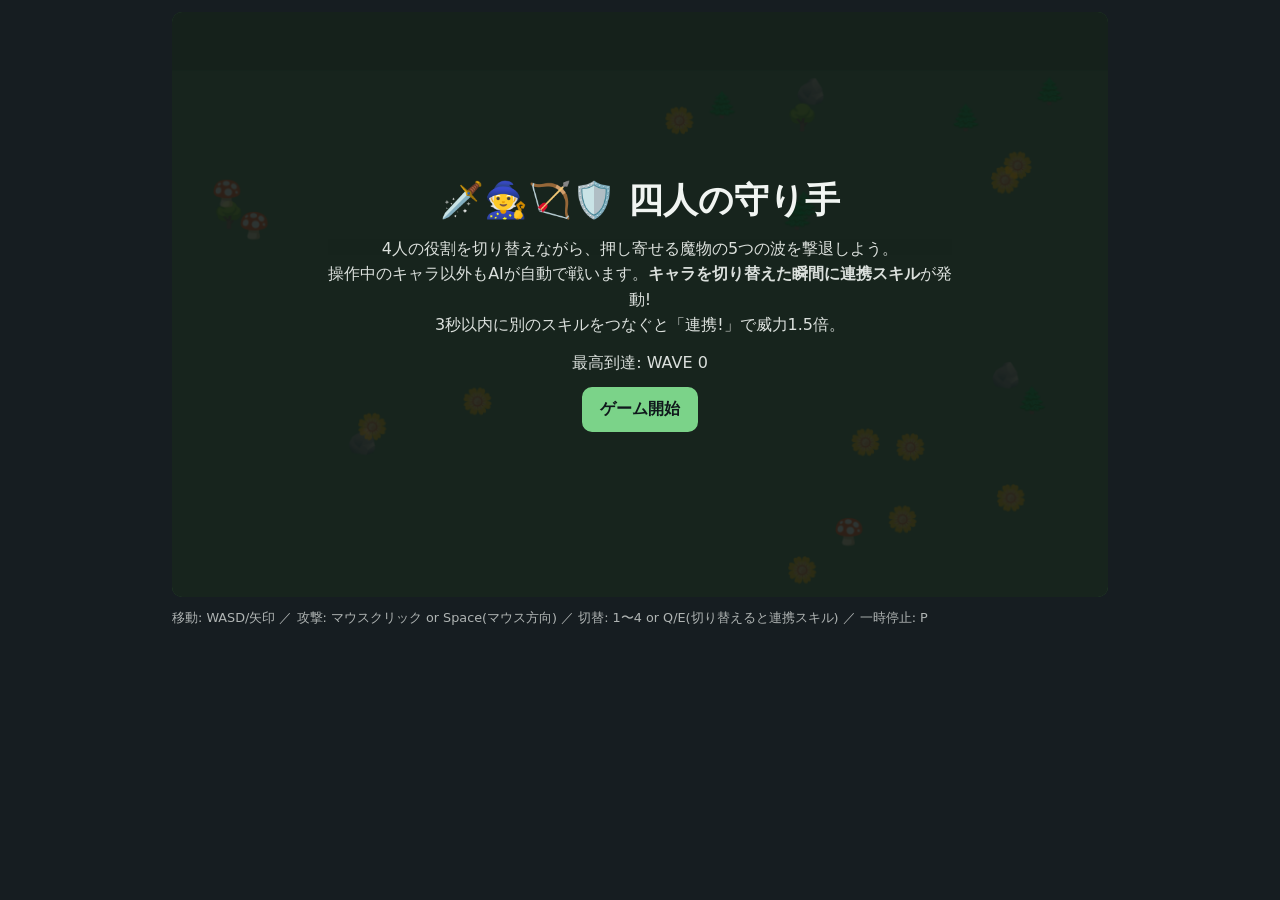
<file: index.html>
<!doctype html>
<html lang="ja">
<head>
  <meta charset="utf-8">
  <meta name="viewport" content="width=device-width, initial-scale=1">
  <title>四人の守り手</title>
  <link rel="stylesheet" href="style.css">
</head>
<body>
  <main>
    <div id="stage">
      <canvas id="cv" width="960" height="600"></canvas>
      <div id="overlay"></div>
    </div>
    <p id="help">移動: WASD/矢印 ／ 攻撃: マウスクリック or Space(マウス方向) ／ 切替: 1〜4 or Q/E(切り替えると連携スキル) ／ 一時停止: P</p>
  </main>
  <script src="game.js"></script>
</body>
</html>
</file>
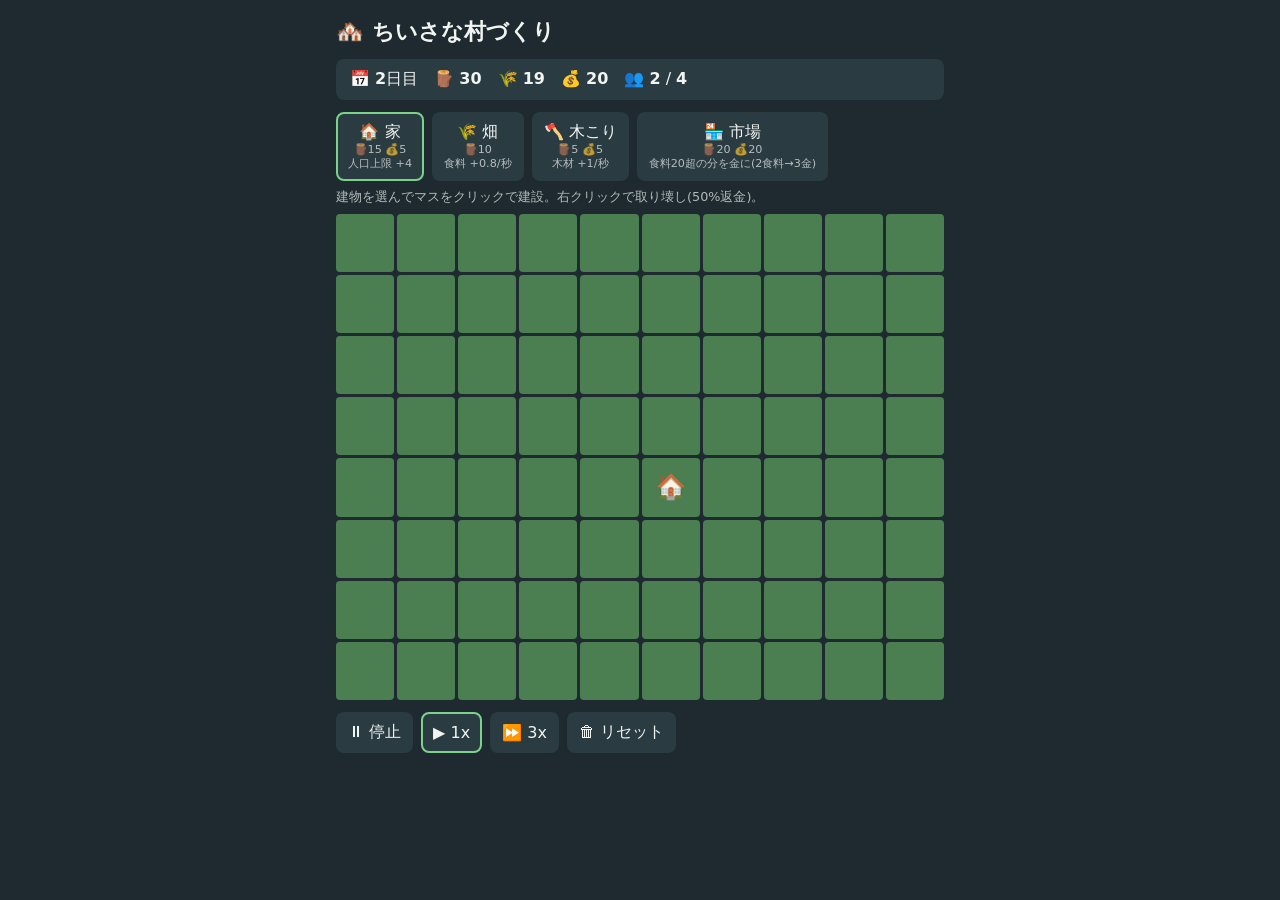
<file: village-sim/index.html>
<!doctype html>
<html lang="ja">
<head>
  <meta charset="utf-8">
  <meta name="viewport" content="width=device-width, initial-scale=1">
  <title>ちいさな村づくり</title>
  <link rel="stylesheet" href="style.css">
</head>
<body>
  <main>
    <h1>🏘️ ちいさな村づくり</h1>
    <section id="stats">
      <span title="日数">📅 <b id="day">1</b>日目</span>
      <span title="木材">🪵 <b id="wood">0</b></span>
      <span title="食料">🌾 <b id="food">0</b></span>
      <span title="お金">💰 <b id="gold">0</b></span>
      <span title="人口 / 上限">👥 <b id="pop">0</b> / <b id="cap">0</b></span>
    </section>

    <section id="toolbar"></section>
    <p id="hint">建物を選んでマスをクリックで建設。右クリックで取り壊し(50%返金)。</p>

    <div id="grid"></div>

    <section id="controls">
      <button data-speed="0">⏸ 停止</button>
      <button data-speed="1" class="active">▶ 1x</button>
      <button data-speed="3">⏩ 3x</button>
      <button id="reset">🗑 リセット</button>
    </section>
    <p id="message"></p>
  </main>
  <script src="game.js"></script>
</body>
</html>
</file>
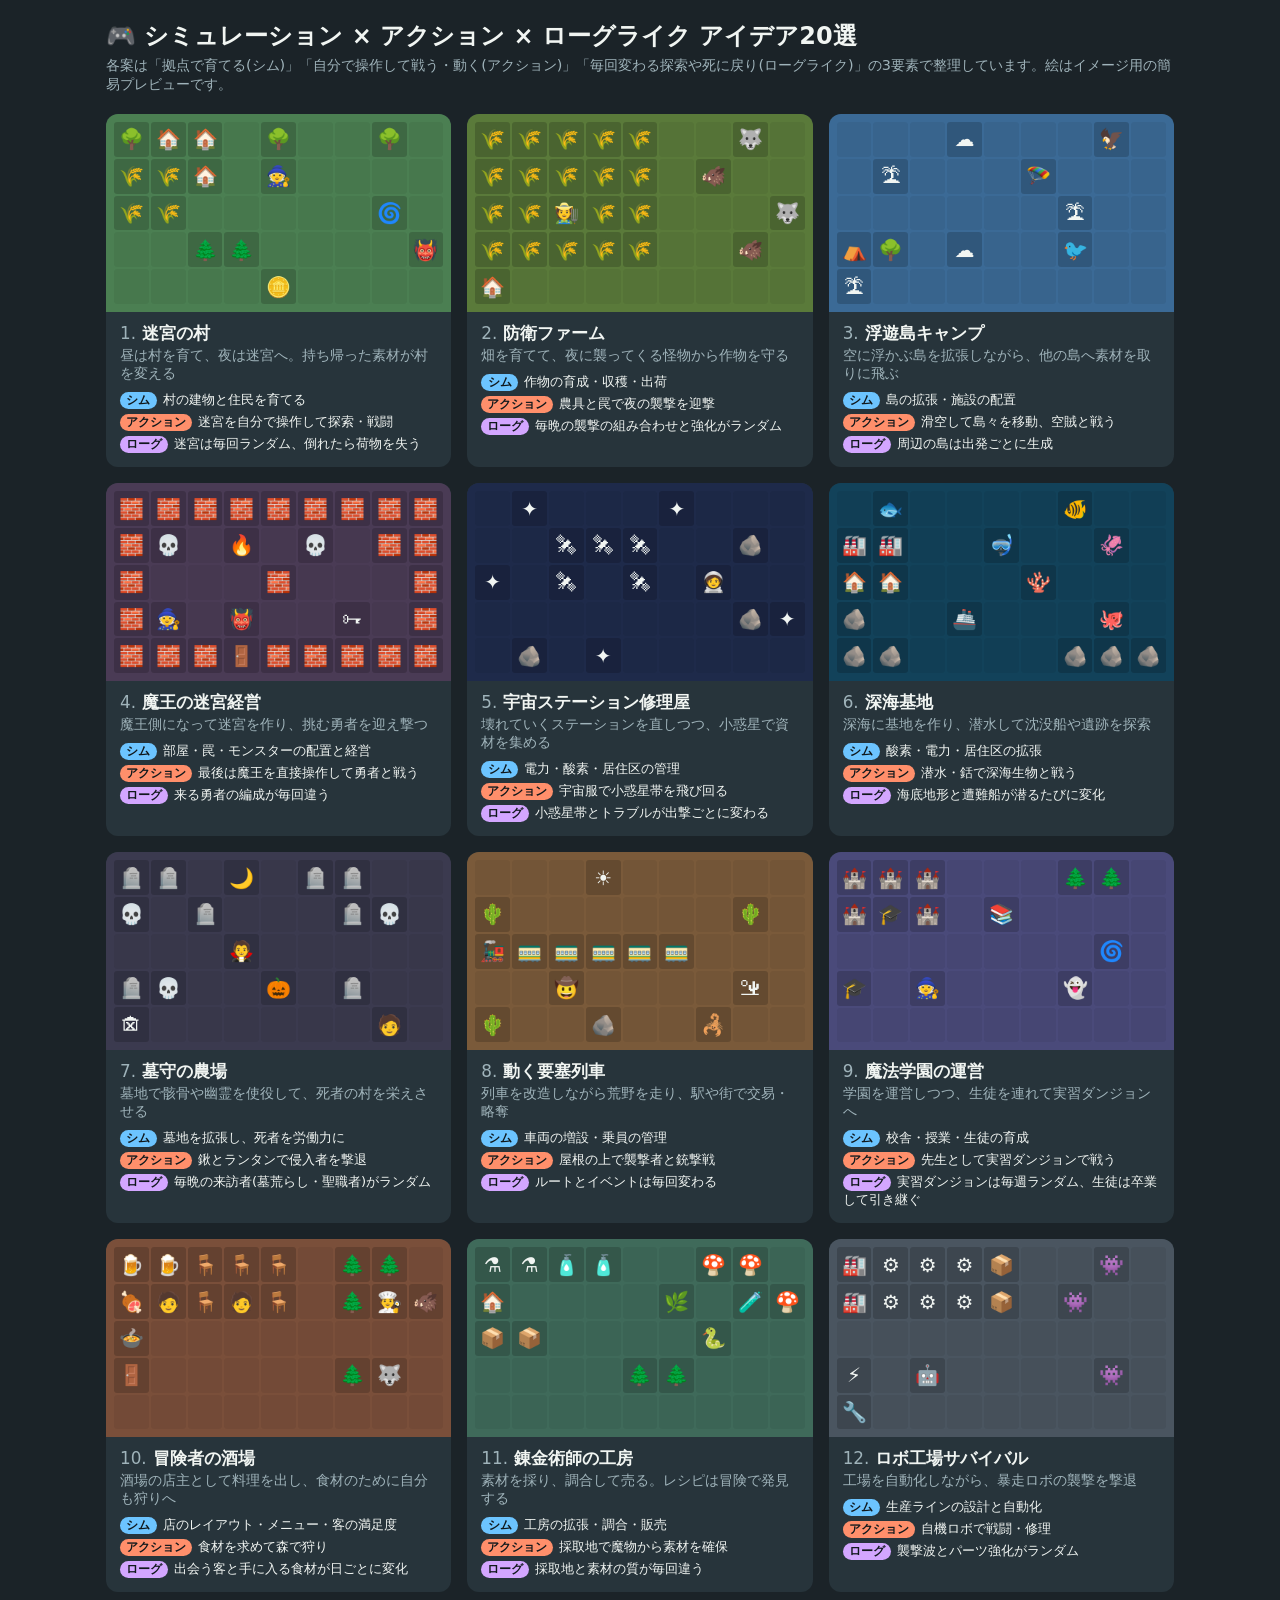
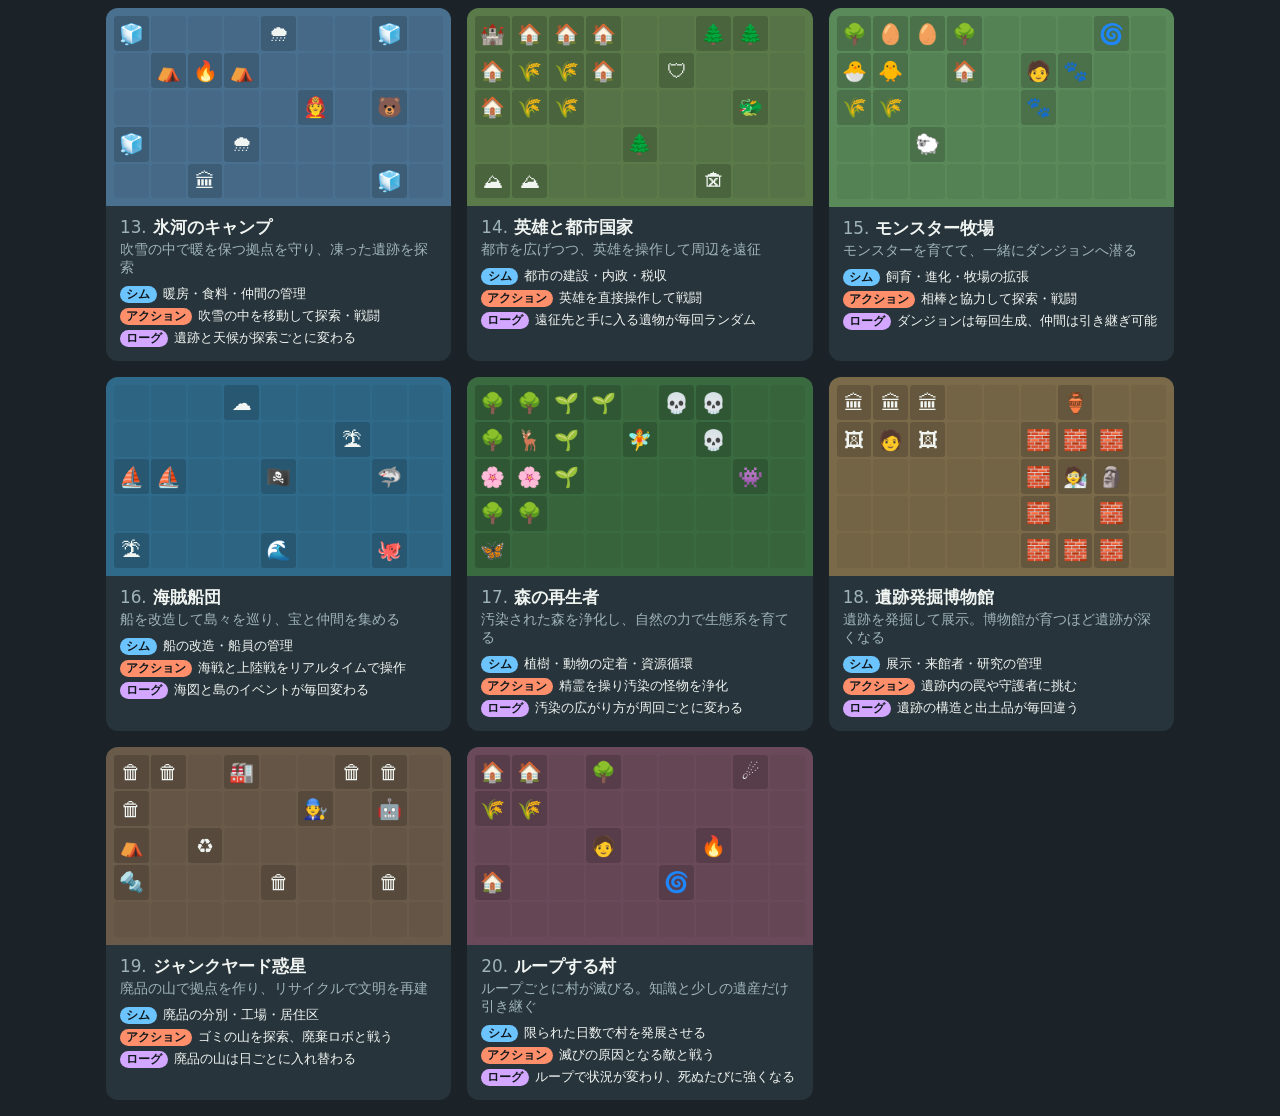
<file: ideas.html>
<!doctype html>
<html lang="ja">
<head>
  <meta charset="utf-8">
  <meta name="viewport" content="width=device-width, initial-scale=1">
  <title>ゲームアイデア20選</title>
  <style>
    :root { --bg:#1b2328; --card:#27343b; --text:#f1f5f2; --sub:#9fb3ba; --accent:#7bd389; --sim:#6cc4ff; --act:#ff8f6b; --rog:#d3a6ff; }
    * { box-sizing:border-box; }
    body { margin:0; background:var(--bg); color:var(--text); font-family:system-ui,"Yu Gothic",sans-serif; }
    header { max-width:1100px; margin:0 auto; padding:20px 16px 4px; }
    h1 { margin:0 0 4px; font-size:1.5rem; }
    header p { margin:0; color:var(--sub); font-size:.9rem; }
    #grid { max-width:1100px; margin:0 auto; padding:16px; display:grid; grid-template-columns:repeat(auto-fill,minmax(300px,1fr)); gap:16px; }
    .card { background:var(--card); border-radius:12px; overflow:hidden; display:flex; flex-direction:column; }
    .preview { display:grid; grid-template-columns:repeat(9,1fr); gap:2px; padding:8px; }
    .cell { aspect-ratio:1; display:flex; align-items:center; justify-content:center; font-size:clamp(14px,2.2vw,20px); border-radius:3px; background:rgba(0,0,0,.18); line-height:1; }
    .cell.empty { background:rgba(0,0,0,.06); }
    .hero { animation:bob 1s ease-in-out infinite; }
    @keyframes bob { 0%,100% { transform:translateY(0); } 50% { transform:translateY(-3px); } }
    .body { padding:10px 14px 14px; }
    h2 { margin:0 0 2px; font-size:1.05rem; }
    h2 span { color:var(--sub); font-weight:400; margin-right:6px; }
    .tag { margin:0 0 8px; color:var(--sub); font-size:.85rem; }
    ul { list-style:none; margin:0; padding:0; font-size:.82rem; display:grid; gap:4px; }
    li b { display:inline-block; min-width:3.2em; font-size:.72rem; padding:1px 6px; border-radius:99px; color:#10181c; margin-right:6px; text-align:center; }
    .s b { background:var(--sim); } .a b { background:var(--act); } .r b { background:var(--rog); }
  </style>
</head>
<body>
  <header>
    <h1>🎮 シミュレーション × アクション × ローグライク アイデア20選</h1>
    <p>各案は「拠点で育てる(シム)」「自分で操作して戦う・動く(アクション)」「毎回変わる探索や死に戻り(ローグライク)」の3要素で整理しています。絵はイメージ用の簡易プレビューです。</p>
  </header>
  <div id="grid"></div>

  <script>
    // g("行|行|...") : 行はスペース区切りのマス。"." は空き、"H" は主人公。
    const g = (s) => s.split("|").map((r) => r.trim().split(/\s+/));

    const IDEAS = [
      { n:"迷宮の村", tag:"昼は村を育て、夜は迷宮へ。持ち帰った素材が村を変える", hero:"🧙", bg:"#4b7f52",
        sim:"村の建物と住民を育てる", act:"迷宮を自分で操作して探索・戦闘", rog:"迷宮は毎回ランダム、倒れたら荷物を失う",
        grid:g("🌳 🏠 🏠 . 🌳 . . 🌳 .|🌾 🌾 🏠 . H . . . .|🌾 🌾 . . . . . 🌀 .|. . 🌲 🌲 . . . . 👹|. . . . 🪙 . . . .") },
      { n:"防衛ファーム", tag:"畑を育てて、夜に襲ってくる怪物から作物を守る", hero:"🧑‍🌾", bg:"#5a7a3a",
        sim:"作物の育成・収穫・出荷", act:"農具と罠で夜の襲撃を迎撃", rog:"毎晩の襲撃の組み合わせと強化がランダム",
        grid:g("🌾 🌾 🌾 🌾 🌾 . . 🐺 .|🌾 🌾 🌾 🌾 🌾 . 🐗 . .|🌾 🌾 H 🌾 🌾 . . . 🐺|🌾 🌾 🌾 🌾 🌾 . . 🐗 .|🏠 . . . . . . . .") },
      { n:"浮遊島キャンプ", tag:"空に浮かぶ島を拡張しながら、他の島へ素材を取りに飛ぶ", hero:"🪂", bg:"#3b6a96",
        sim:"島の拡張・施設の配置", act:"滑空して島々を移動、空賊と戦う", rog:"周辺の島は出発ごとに生成",
        grid:g(". . . ☁ . . . 🦅 .|. 🏝 . . . H . . .|. . . . . . 🏝 . .|⛺ 🌳 . ☁ . . 🐦 . .|🏝 . . . . . . . .") },
      { n:"魔王の迷宮経営", tag:"魔王側になって迷宮を作り、挑む勇者を迎え撃つ", hero:"👹", bg:"#4a3b55",
        sim:"部屋・罠・モンスターの配置と経営", act:"最後は魔王を直接操作して勇者と戦う", rog:"来る勇者の編成が毎回違う",
        grid:g("🧱 🧱 🧱 🧱 🧱 🧱 🧱 🧱 🧱|🧱 💀 . 🔥 . 💀 . 🧱 🧱|🧱 . . . 🧱 . . . 🧱|🧱 🧙 . H . . 🗝 . 🧱|🧱 🧱 🧱 🚪 🧱 🧱 🧱 🧱 🧱") },
      { n:"宇宙ステーション修理屋", tag:"壊れていくステーションを直しつつ、小惑星で資材を集める", hero:"🧑‍🚀", bg:"#1e2a4a",
        sim:"電力・酸素・居住区の管理", act:"宇宙服で小惑星帯を飛び回る", rog:"小惑星帯とトラブルが出撃ごとに変わる",
        grid:g(". ✦ . . . ✦ . . .|. . 🛰 🛰 🛰 . . 🪨 .|✦ . 🛰 . 🛰 . H . .|. . . . . . . 🪨 ✦|. 🪨 . ✦ . . . . .") },
      { n:"深海基地", tag:"深海に基地を作り、潜水して沈没船や遺跡を探索", hero:"🤿", bg:"#12425a",
        sim:"酸素・電力・居住区の拡張", act:"潜水・銛で深海生物と戦う", rog:"海底地形と遭難船が潜るたびに変化",
        grid:g(". 🐟 . . . . 🐠 . .|🏭 🏭 . . H . . 🦑 .|🏠 🏠 . . . 🪸 . . .|🪨 . . 🚢 . . . 🐙 .|🪨 🪨 . . . . 🪨 🪨 🪨") },
      { n:"墓守の農場", tag:"墓地で骸骨や幽霊を使役して、死者の村を栄えさせる", hero:"🧛", bg:"#3b3a4f",
        sim:"墓地を拡張し、死者を労働力に", act:"鍬とランタンで侵入者を撃退", rog:"毎晩の来訪者(墓荒らし・聖職者)がランダム",
        grid:g("🪦 🪦 . 🌙 . 🪦 🪦 . .|💀 . 🪦 . . . 🪦 💀 .|. . . H . . . . .|🪦 💀 . . 🎃 . 🪦 . .|🏚 . . . . . . 🧑 .") },
      { n:"動く要塞列車", tag:"列車を改造しながら荒野を走り、駅や街で交易・略奪", hero:"🤠", bg:"#7a5a3a",
        sim:"車両の増設・乗員の管理", act:"屋根の上で襲撃者と銃撃戦", rog:"ルートとイベントは毎回変わる",
        grid:g(". . . ☀ . . . . .|🌵 . . . . . . 🌵 .|🚂 🚃 🚃 🚃 🚃 🚃 . . .|. . H . . . . 🏜 .|🌵 . . 🪨 . . 🦂 . .") },
      { n:"魔法学園の運営", tag:"学園を運営しつつ、生徒を連れて実習ダンジョンへ", hero:"🧙", bg:"#4a4a7a",
        sim:"校舎・授業・生徒の育成", act:"先生として実習ダンジョンで戦う", rog:"実習ダンジョンは毎週ランダム、生徒は卒業して引き継ぐ",
        grid:g("🏰 🏰 🏰 . . . 🌲 🌲 .|🏰 🎓 🏰 . 📚 . . . .|. . . . . . . 🌀 .|🎓 . H . . . 👻 . .|. . . . . . . . .") },
      { n:"冒険者の酒場", tag:"酒場の店主として料理を出し、食材のために自分も狩りへ", hero:"🧑‍🍳", bg:"#7a4f3a",
        sim:"店のレイアウト・メニュー・客の満足度", act:"食材を求めて森で狩り", rog:"出会う客と手に入る食材が日ごとに変化",
        grid:g("🍺 🍺 🪑 🪑 🪑 . 🌲 🌲 .|🍖 🧑 🪑 🧑 🪑 . 🌲 H 🐗|🍲 . . . . . . . .|🚪 . . . . . 🌲 🐺 .|. . . . . . . . .") },
      { n:"錬金術師の工房", tag:"素材を採り、調合して売る。レシピは冒険で発見する", hero:"🧪", bg:"#3f6a5a",
        sim:"工房の拡張・調合・販売", act:"採取地で魔物から素材を確保", rog:"採取地と素材の質が毎回違う",
        grid:g("⚗ ⚗ 🧴 🧴 . . 🍄 🍄 .|🏠 . . . . 🌿 . H 🍄|📦 📦 . . . . 🐍 . .|. . . . 🌲 🌲 . . .|. . . . . . . . .") },
      { n:"ロボ工場サバイバル", tag:"工場を自動化しながら、暴走ロボの襲撃を撃退", hero:"🤖", bg:"#4a5560",
        sim:"生産ラインの設計と自動化", act:"自機ロボで戦闘・修理", rog:"襲撃波とパーツ強化がランダム",
        grid:g("🏭 ⚙ ⚙ ⚙ 📦 . . 👾 .|🏭 ⚙ ⚙ ⚙ 📦 . 👾 . .|. . . . . . . . .|⚡ . H . . . . 👾 .|🔧 . . . . . . . .") },
      { n:"氷河のキャンプ", tag:"吹雪の中で暖を保つ拠点を守り、凍った遺跡を探索", hero:"🧑‍🚒", bg:"#4a7090",
        sim:"暖房・食料・仲間の管理", act:"吹雪の中を移動して探索・戦闘", rog:"遺跡と天候が探索ごとに変わる",
        grid:g("🧊 . . . 🌨 . . 🧊 .|. ⛺ 🔥 ⛺ . . . . .|. . . . . H . 🐻 .|🧊 . . 🌨 . . . . .|. . 🏛 . . . . 🧊 .") },
      { n:"英雄と都市国家", tag:"都市を広げつつ、英雄を操作して周辺を遠征", hero:"🛡", bg:"#5a7a4a",
        sim:"都市の建設・内政・税収", act:"英雄を直接操作して戦闘", rog:"遠征先と手に入る遺物が毎回ランダム",
        grid:g("🏰 🏠 🏠 🏠 . . 🌲 🌲 .|🏠 🌾 🌾 🏠 . H . . .|🏠 🌾 🌾 . . . . 🐲 .|. . . . 🌲 . . . .|⛰ ⛰ . . . . 🏚 . .") },
      { n:"モンスター牧場", tag:"モンスターを育てて、一緒にダンジョンへ潜る", hero:"🧑", bg:"#5a8a5a",
        sim:"飼育・進化・牧場の拡張", act:"相棒と協力して探索・戦闘", rog:"ダンジョンは毎回生成、仲間は引き継ぎ可能",
        grid:g("🌳 🥚 🥚 🌳 . . . 🌀 .|🐣 🐥 . 🏠 . H 🐾 . .|🌾 🌾 . . . 🐾 . . .|. . 🐑 . . . . . .|. . . . . . . . .") },
      { n:"海賊船団", tag:"船を改造して島々を巡り、宝と仲間を集める", hero:"🏴‍☠️", bg:"#2f6a8a",
        sim:"船の改造・船員の管理", act:"海戦と上陸戦をリアルタイムで操作", rog:"海図と島のイベントが毎回変わる",
        grid:g(". . . ☁ . . . . .|. . . . . . 🏝 . .|⛵ ⛵ . . H . . 🦈 .|. . . . . . . . .|🏝 . . . 🌊 . . 🐙 .") },
      { n:"森の再生者", tag:"汚染された森を浄化し、自然の力で生態系を育てる", hero:"🧚", bg:"#3a6a3f",
        sim:"植樹・動物の定着・資源循環", act:"精霊を操り汚染の怪物を浄化", rog:"汚染の広がり方が周回ごとに変わる",
        grid:g("🌳 🌳 🌱 🌱 . 💀 💀 . .|🌳 🦌 🌱 . H . 💀 . .|🌸 🌸 🌱 . . . . 👾 .|🌳 🌳 . . . . . . .|🦋 . . . . . . . .") },
      { n:"遺跡発掘博物館", tag:"遺跡を発掘して展示。博物館が育つほど遺跡が深くなる", hero:"🧑‍🔬", bg:"#7a6a4a",
        sim:"展示・来館者・研究の管理", act:"遺跡内の罠や守護者に挑む", rog:"遺跡の構造と出土品が毎回違う",
        grid:g("🏛 🏛 🏛 . . . 🏺 . .|🖼 🧑 🖼 . . 🧱 🧱 🧱 .|. . . . . 🧱 H 🗿 .|. . . . . 🧱 . 🧱 .|. . . . . 🧱 🧱 🧱 .") },
      { n:"ジャンクヤード惑星", tag:"廃品の山で拠点を作り、リサイクルで文明を再建", hero:"🧑‍🔧", bg:"#6a5a4a",
        sim:"廃品の分別・工場・居住区", act:"ゴミの山を探索、廃棄ロボと戦う", rog:"廃品の山は日ごとに入れ替わる",
        grid:g("🗑 🗑 . 🏭 . . 🗑 🗑 .|🗑 . . . . H . 🤖 .|⛺ . ♻ . . . . . .|🔩 . . . 🗑 . . 🗑 .|. . . . . . . . .") },
      { n:"ループする村", tag:"ループごとに村が滅びる。知識と少しの遺産だけ引き継ぐ", hero:"🧑", bg:"#6a4a5a",
        sim:"限られた日数で村を発展させる", act:"滅びの原因となる敵と戦う", rog:"ループで状況が変わり、死ぬたびに強くなる",
        grid:g("🏠 🏠 . 🌳 . . . ☄ .|🌾 🌾 . . . . . . .|. . . H . . 🔥 . .|🏠 . . . . 🌀 . . .|. . . . . . . . .") },
    ];

    const root = document.getElementById("grid");
    IDEAS.forEach((d, i) => {
      const card = document.createElement("article");
      card.className = "card";
      const cells = d.grid.flatMap((row) => { const r = row.slice(0, 9); while (r.length < 9) r.push("."); return r; })
        .map((t) => {
          if (t === ".") return `<div class="cell empty"></div>`;
          if (t === "H") return `<div class="cell hero">${d.hero}</div>`;
          return `<div class="cell">${t}</div>`;
        }).join("");
      card.innerHTML = `
        <div class="preview" style="background:${d.bg}">${cells}</div>
        <div class="body">
          <h2><span>${i + 1}.</span>${d.n}</h2>
          <p class="tag">${d.tag}</p>
          <ul>
            <li class="s"><b>シム</b>${d.sim}</li>
            <li class="a"><b>アクション</b>${d.act}</li>
            <li class="r"><b>ローグ</b>${d.rog}</li>
          </ul>
        </div>`;
      root.appendChild(card);
    });
  </script>
</body>
</html>
</file>
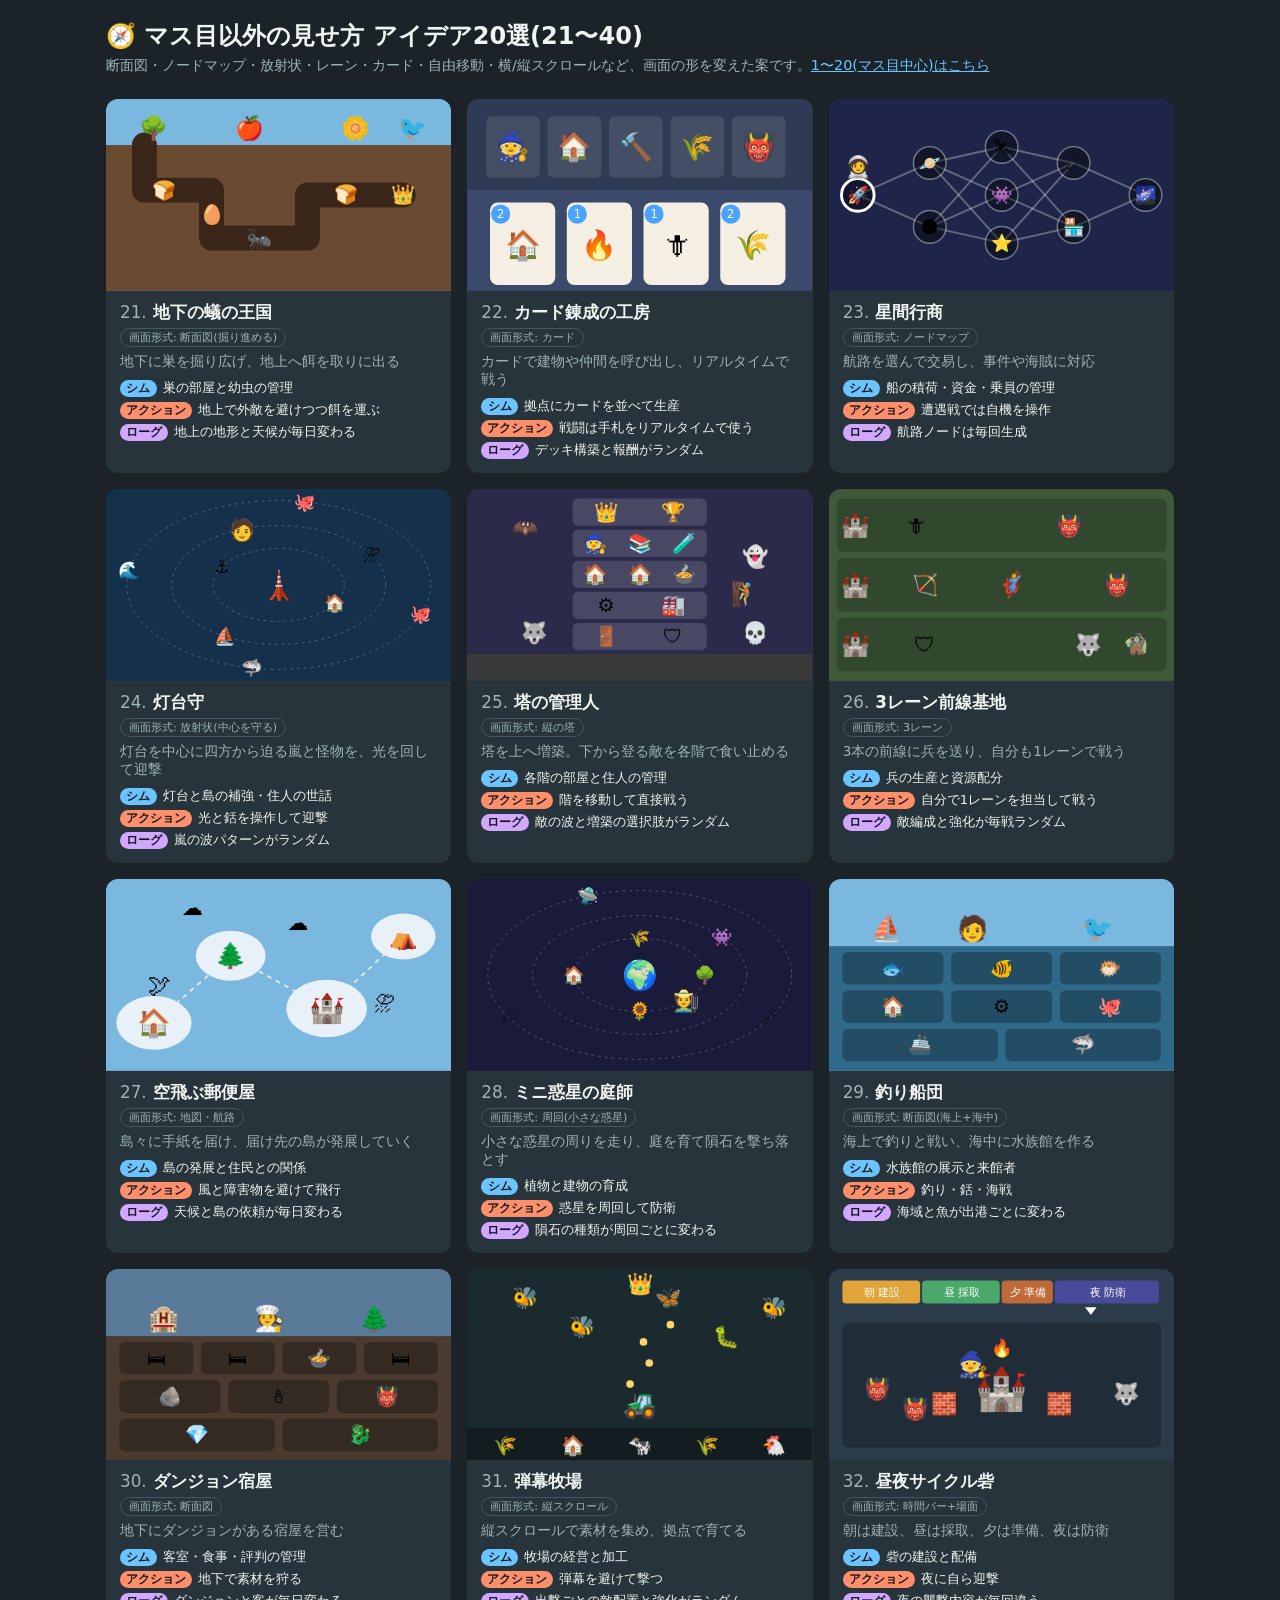
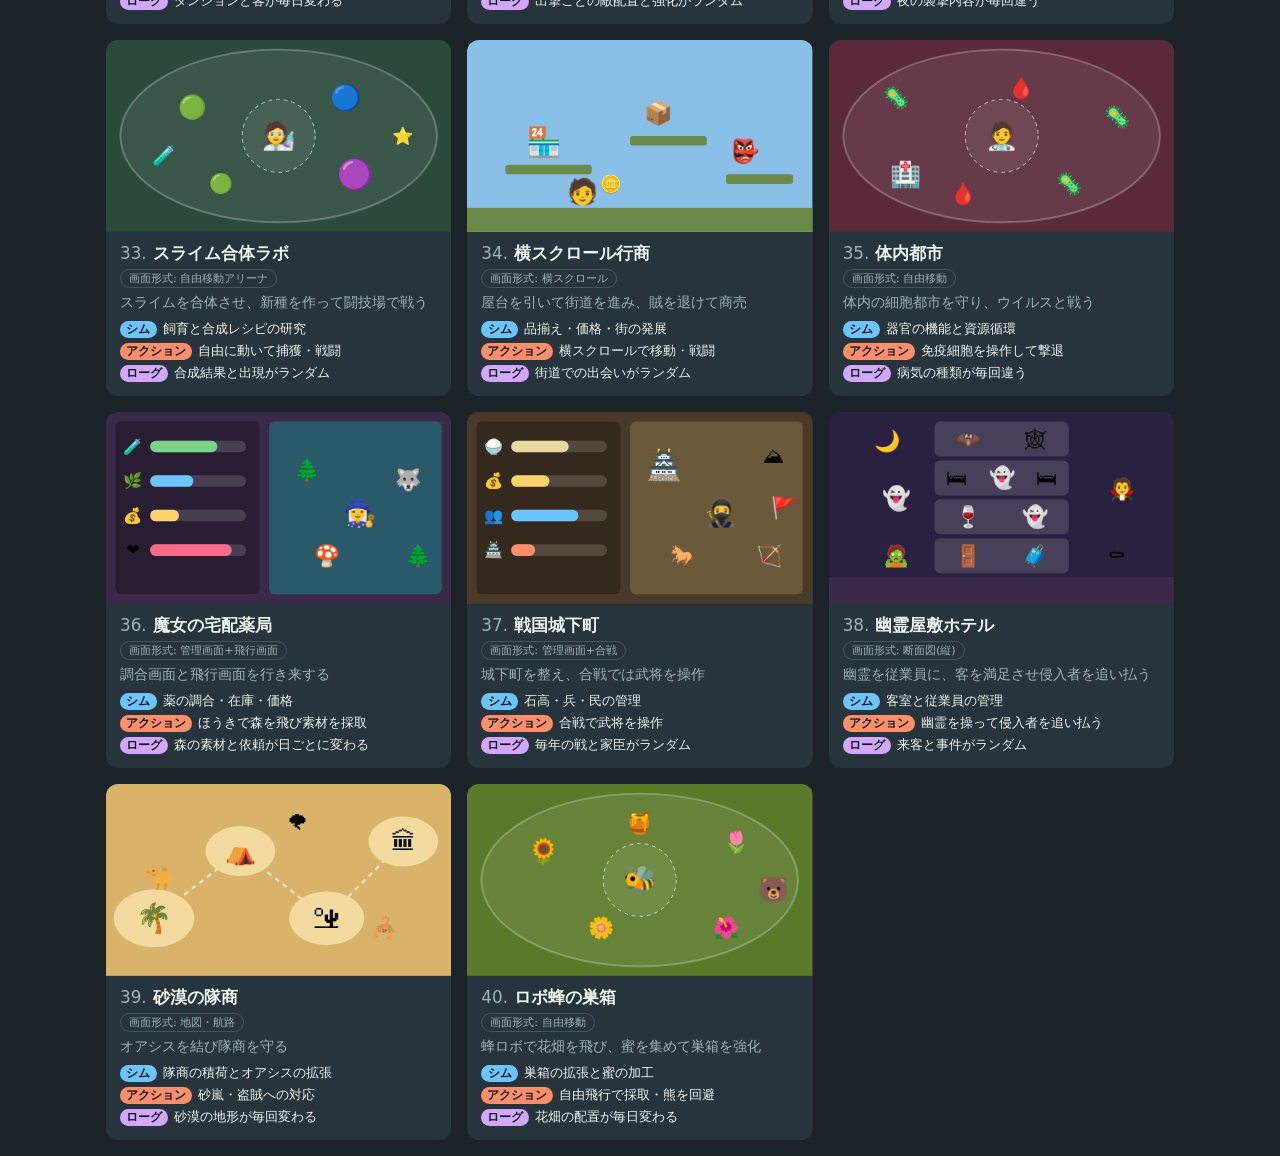
<file: ideas2.html>
<!doctype html>
<html lang="ja">
<head>
  <meta charset="utf-8">
  <meta name="viewport" content="width=device-width, initial-scale=1">
  <title>ゲームアイデア21〜40(マス以外)</title>
  <style>
    :root { --bg:#1b2328; --card:#27343b; --text:#f1f5f2; --sub:#9fb3ba; --sim:#6cc4ff; --act:#ff8f6b; --rog:#d3a6ff; }
    * { box-sizing:border-box; }
    body { margin:0; background:var(--bg); color:var(--text); font-family:system-ui,"Yu Gothic",sans-serif; }
    header { max-width:1100px; margin:0 auto; padding:20px 16px 4px; }
    h1 { margin:0 0 4px; font-size:1.5rem; }
    header p { margin:0 0 4px; color:var(--sub); font-size:.9rem; }
    header a { color:var(--sim); }
    #grid { max-width:1100px; margin:0 auto; padding:16px; display:grid; grid-template-columns:repeat(auto-fill,minmax(320px,1fr)); gap:16px; }
    .card { background:var(--card); border-radius:12px; overflow:hidden; display:flex; flex-direction:column; }
    svg { display:block; width:100%; height:auto; }
    .hero { animation:bob 1s ease-in-out infinite; }
    @keyframes bob { 0%,100% { transform:translateY(0); } 50% { transform:translateY(-4px); } }
    .body { padding:10px 14px 14px; }
    h2 { margin:0 0 2px; font-size:1.05rem; }
    h2 span { color:var(--sub); font-weight:400; margin-right:6px; }
    .form { display:inline-block; font-size:.7rem; color:var(--sub); border:1px solid #456; border-radius:99px; padding:1px 8px; margin:2px 0 6px; }
    .tag { margin:0 0 8px; color:var(--sub); font-size:.85rem; }
    ul { list-style:none; margin:0; padding:0; font-size:.82rem; display:grid; gap:4px; }
    li b { display:inline-block; min-width:3.2em; font-size:.72rem; padding:1px 6px; border-radius:99px; color:#10181c; margin-right:6px; text-align:center; }
    .s b { background:var(--sim); } .a b { background:var(--act); } .r b { background:var(--rog); }
  </style>
</head>
<body>
  <header>
    <h1>🧭 マス目以外の見せ方 アイデア20選(21〜40)</h1>
    <p>断面図・ノードマップ・放射状・レーン・カード・自由移動・横/縦スクロールなど、画面の形を変えた案です。<a href="ideas.html">1〜20(マス目中心)はこちら</a></p>
  </header>
  <div id="grid"></div>

  <script>
    const W = 360, H = 200;
    const T = (x, y, e, s = 22, c = "") => `<text x="${x}" y="${y}" font-size="${s}" text-anchor="middle" dominant-baseline="central" class="${c}">${e}</text>`;
    const R = (x, y, w, h, f, o = 1, r = 6) => `<rect x="${x}" y="${y}" width="${w}" height="${h}" rx="${r}" fill="${f}" opacity="${o}"/>`;
    const hero = (x, y, e, s = 26) => T(x, y, e, s, "hero");

    // 画面形式ごとの描画関数
    const GEN = {
      // 断面図: 地上 + 地下の部屋
      side: (p) => {
        let o = R(0, 0, W, H, p.bg, 1, 0) + R(0, 70, W, 130, p.ground, 1, 0);
        p.surface.forEach(([x, e]) => (o += T(x, 52, e, 26)));
        o += hero(p.hx, 52, p.hero);
        p.layers.forEach((row, i) => {
          const w = (W - 20) / row.length;
          row.forEach((e, j) => {
            o += R(14 + j * w, 76 + i * 40, w - 8, 34, "rgba(0,0,0,.28)");
            o += T(14 + j * w + (w - 8) / 2, 93 + i * 40, e, 20);
          });
        });
        return o;
      },
      // ノードマップ
      nodes: (p) => {
        let o = R(0, 0, W, H, p.bg, 1, 0);
        const pts = p.cols.map((c, i) => c.map((e, j) => [30 + i * 75, ((j + 1) * H) / (c.length + 1), e]));
        pts.forEach((c, i) => {
          if (i < pts.length - 1) c.forEach((a) => pts[i + 1].forEach((b) => (o += `<line x1="${a[0]}" y1="${a[1]}" x2="${b[0]}" y2="${b[1]}" stroke="rgba(255,255,255,.3)" stroke-width="2"/>`)));
        });
        pts.forEach((c, i) => c.forEach((a) => {
          o += `<circle cx="${a[0]}" cy="${a[1]}" r="17" fill="rgba(0,0,0,.4)" stroke="${i === 0 ? "#fff" : "rgba(255,255,255,.4)"}" stroke-width="${i === 0 ? 3 : 1.5}"/>` + T(a[0], a[1], a[2], 18);
        }));
        return o + hero(30, pts[0][0][1] - 30, p.hero, 22);
      },
      // 放射状: 中心を守る
      orbit: (p) => {
        const cx = 180, cy = 100, RR = [38, 62, 88];
        let o = R(0, 0, W, H, p.bg, 1, 0);
        RR.forEach((r) => (o += `<ellipse cx="${cx}" cy="${cy}" rx="${r * 1.8}" ry="${r}" fill="none" stroke="rgba(255,255,255,.25)" stroke-dasharray="3 4"/>`));
        o += T(cx, cy, p.center, 30);
        const pos = (ring, a) => [cx + RR[ring] * 1.8 * Math.cos((a * Math.PI) / 180), cy + RR[ring] * Math.sin((a * Math.PI) / 180)];
        [...p.items, ...p.foes].forEach(([e, ring, a]) => { const [x, y] = pos(ring, a); o += T(x, y, e, 18); });
        const [hx, hy] = pos(p.hr, p.ha);
        return o + hero(hx, hy, p.hero, 22);
      },
      // 3レーン
      lanes: (p) => {
        let o = R(0, 0, W, H, p.bg, 1, 0);
        [0, 1, 2].forEach((i) => { o += R(8, 10 + i * 62, W - 16, 56, "rgba(0,0,0,.2)") + T(28, 38 + i * 62, p.base, 24); });
        p.items.forEach(([e, l, x]) => (o += T(x, 38 + l * 62, e, 22)));
        return o + hero(p.hx, 38 + p.hl * 62, p.hero);
      },
      // 自由移動アリーナ
      arena: (p) => {
        let o = R(0, 0, W, H, p.bg, 1, 0);
        o += `<ellipse cx="180" cy="100" rx="165" ry="90" fill="rgba(255,255,255,.07)" stroke="rgba(255,255,255,.25)" stroke-width="2"/>`;
        p.items.forEach(([e, x, y, s]) => (o += T(x, y, e, s || 22)));
        o += `<circle cx="180" cy="100" r="38" fill="rgba(255,255,255,.1)" stroke="#fff" stroke-dasharray="4 4" opacity=".7"/>`;
        return o + hero(180, 100, p.hero, 28);
      },
      // カード
      cards: (p) => {
        let o = R(0, 0, W, H, p.bg, 1, 0) + R(0, 0, W, 95, "rgba(0,0,0,.2)", 1, 0);
        p.board.forEach((e, i) => { o += R(20 + i * 64, 18, 56, 64, "rgba(255,255,255,.1)"); o += i === 0 ? hero(48, 50, e, 28) : T(48 + i * 64, 50, e, 28); });
        p.cards.forEach(([e, c], i) => {
          const x = 24 + i * 80;
          o += R(x, 108, 68, 86, "#f4efe2", 1, 8) + T(x + 34, 152, e, 30);
          o += `<circle cx="${x + 11}" cy="${120}" r="10" fill="#4aa3ff"/><text x="${x + 11}" y="120" font-size="12" fill="#fff" text-anchor="middle" dominant-baseline="central">${c}</text>`;
        });
        return o;
      },
      // 地下を掘り進める
      cave: (p) => {
        let o = R(0, 0, W, H, p.sky, 1, 0) + R(0, 48, W, 152, p.ground, 1, 0);
        o += `<polyline points="${p.path.map((q) => q.join(",")).join(" ")}" fill="none" stroke="${p.tunnel}" stroke-width="26" stroke-linecap="round" stroke-linejoin="round"/>`;
        p.surface.forEach(([x, e]) => (o += T(x, 30, e, 24)));
        p.items.forEach(([e, x, y]) => (o += T(x, y, e, 20)));
        return o + hero(p.hx, p.hy, p.hero, 22);
      },
      // 縦の塔
      tower: (p) => {
        let o = R(0, 0, W, H, p.bg, 1, 0) + R(0, 172, W, 28, p.ground, 1, 0);
        const n = p.floors.length, h = (170 - 8) / n;
        p.floors.forEach((row, i) => {
          const y = 8 + i * h;
          o += R(110, y + 2, 140, h - 4, "rgba(255,255,255,.14)");
          row.forEach((e, j) => (o += T(110 + (140 * (j + 0.5)) / row.length, y + h / 2, e, Math.min(22, h - 12))));
        });
        p.side.forEach(([e, x, y]) => (o += T(x, y, e, 22)));
        return o + hero(p.hx, p.hy, p.hero, 24);
      },
      // 時間バー + 場面
      timeline: (p) => {
        let o = R(0, 0, W, H, p.bg, 1, 0), x = 14;
        const total = p.segs.reduce((a, s) => a + s.w, 0);
        p.segs.forEach((s) => {
          const w = ((W - 28) * s.w) / total;
          o += R(x, 12, w - 2, 24, s.c, 1, 4) + `<text x="${x + w / 2}" y="24" font-size="11" fill="#fff" text-anchor="middle" dominant-baseline="central">${s.l}</text>`;
          x += w;
        });
        const mx = 14 + (W - 28) * p.now;
        o += `<polygon points="${mx - 6},40 ${mx + 6},40 ${mx},48" fill="#fff"/>` + R(14, 56, W - 28, 130, "rgba(0,0,0,.25)");
        p.scene.forEach(([e, x, y, s]) => (o += T(x, y, e, s || 22)));
        return o + hero(p.hx, p.hy, p.hero);
      },
      // 左: 管理UI / 右: アクション画面
      split: (p) => {
        let o = R(0, 0, W, H, p.bg, 1, 0) + R(10, 10, 150, 180, "rgba(0,0,0,.3)") + R(170, 10, 180, 180, p.panel);
        p.bars.forEach(([e, pct, c], i) => {
          const y = 36 + i * 36;
          o += T(28, y, e, 16) + R(46, y - 6, 100, 12, "rgba(255,255,255,.15)", 1, 6) + R(46, y - 6, pct, 12, c, 1, 6);
        });
        p.scene.forEach(([e, x, y, s]) => (o += T(x, y, e, s || 22)));
        return o + hero(p.hx, p.hy, p.hero, 28);
      },
      // 島々の地図
      map: (p) => {
        let o = R(0, 0, W, H, p.bg, 1, 0);
        o += `<polyline points="${p.isles.map((q) => q[0] + "," + q[1]).join(" ")}" fill="none" stroke="rgba(255,255,255,.7)" stroke-width="2" stroke-dasharray="5 5"/>`;
        p.isles.forEach(([x, y, r, e]) => (o += `<ellipse cx="${x}" cy="${y}" rx="${r * 1.4}" ry="${r}" fill="${p.land}"/>` + T(x, y, e, r)));
        return o + hero(p.isles[0][0] + 6, p.isles[0][1] - p.isles[0][2] - 12, p.hero, 24);
      },
      // 縦スクロール
      scroll: (p) => {
        let o = R(0, 0, W, H, p.bg, 1, 0) + R(0, 166, W, 34, "rgba(0,0,0,.3)", 1, 0);
        p.foes.forEach(([e, x, y]) => (o += T(x, y, e, 22)));
        p.bullets.forEach(([x, y]) => (o += `<circle cx="${x}" cy="${y}" r="4" fill="#ffd36b"/>`));
        p.base.forEach((e, i) => (o += T(40 + i * 70, 184, e, 20)));
        return o + hero(180, 140, p.hero, 28);
      },
      // 横スクロール
      platform: (p) => {
        let o = R(0, 0, W, H, p.bg, 1, 0) + R(0, 175, W, 25, p.ground, 1, 0);
        p.plats.forEach(([x, y, w]) => (o += R(x, y, w, 10, p.ground, 1, 3)));
        p.items.forEach(([e, x, y, s]) => (o += T(x, y, e, s || 24)));
        return o + hero(p.hx, p.hy, p.hero, 26);
      },
    };

    const IDEAS = [
      { n:"地下の蟻の王国", form:"断面図(掘り進める)", tag:"地下に巣を掘り広げ、地上へ餌を取りに出る", type:"cave", hero:"🐜",
        sim:"巣の部屋と幼虫の管理", act:"地上で外敵を避けつつ餌を運ぶ", rog:"地上の地形と天候が毎日変わる",
        p:{ sky:"#7ab8e0", ground:"#6b4a32", tunnel:"#3a2618", surface:[[50,"🌳"],[150,"🍎"],[260,"🌼"],[320,"🐦"]],
            path:[[40,48],[40,95],[110,95],[110,145],[210,145],[210,100],[310,100]], items:[["🥚",110,120],["🍞",250,100],["👑",310,100],["🍞",60,95]], hx:160, hy:145 } },
      { n:"カード錬成の工房", form:"カード", tag:"カードで建物や仲間を呼び出し、リアルタイムで戦う", type:"cards", hero:"🧙",
        sim:"拠点にカードを並べて生産", act:"戦闘は手札をリアルタイムで使う", rog:"デッキ構築と報酬がランダム",
        p:{ bg:"#3b4a6a", board:["🧙","🏠","🔨","🌾","👹"], cards:[["🏠","2"],["🔥","1"],["🗡","1"],["🌾","2"]] } },
      { n:"星間行商", form:"ノードマップ", tag:"航路を選んで交易し、事件や海賊に対応", type:"nodes", hero:"🧑‍🚀",
        sim:"船の積荷・資金・乗員の管理", act:"遭遇戦では自機を操作", rog:"航路ノードは毎回生成",
        p:{ bg:"#1e2548", cols:[["🚀"],["🪐","🌑"],["🛰","👾","⭐"],["☄","🏪"],["🌌"]] } },
      { n:"灯台守", form:"放射状(中心を守る)", tag:"灯台を中心に四方から迫る嵐と怪物を、光を回して迎撃", type:"orbit", hero:"🧑",
        sim:"灯台と島の補強・住人の世話", act:"光と銛を操作して迎撃", rog:"嵐の波パターンがランダム",
        p:{ bg:"#14304a", center:"🗼", items:[["🏠",0,30],["⛵",1,120],["⚓",0,210]], foes:[["🐙",2,20],["🦈",2,100],["🌊",2,190],["🐙",2,280],["⛈",1,330]], hr:1, ha:250 } },
      { n:"塔の管理人", form:"縦の塔", tag:"塔を上へ増築。下から登る敵を各階で食い止める", type:"tower", hero:"🧗",
        sim:"各階の部屋と住人の管理", act:"階を移動して直接戦う", rog:"敵の波と増築の選択肢がランダム",
        p:{ bg:"#2b2a4a", ground:"#3a3a3a", floors:[["👑","🏆"],["🧙","📚","🧪"],["🏠","🏠","🍲"],["⚙","🏭"],["🚪","🛡"]], side:[["🦇",60,40],["👻",300,70],["🐺",70,150],["💀",300,150]], hx:290, hy:110 } },
      { n:"3レーン前線基地", form:"3レーン", tag:"3本の前線に兵を送り、自分も1レーンで戦う", type:"lanes", hero:"🦸",
        sim:"兵の生産と資源配分", act:"自分で1レーンを担当して戦う", rog:"敵編成と強化が毎戦ランダム",
        p:{ bg:"#3f5a3a", base:"🏰", items:[["🗡",0,90],["🏹",1,100],["🛡",2,100],["👹",0,250],["👹",1,300],["🐺",2,270],["🧌",2,320]], hx:190, hl:1 } },
      { n:"空飛ぶ郵便屋", form:"地図・航路", tag:"島々に手紙を届け、届け先の島が発展していく", type:"map", hero:"🕊",
        sim:"島の発展と住民との関係", act:"風と障害物を避けて飛行", rog:"天候と島の依頼が毎日変わる",
        p:{ bg:"#7ab8e0", land:"#e8f0f8", isles:[[50,150,28,"🏠"],[130,80,26,"🌲"],[230,135,30,"🏰"],[310,60,24,"⛺"]], deco:[["☁",90,30],["⛈",290,130],["☁",200,45]] } },
      { n:"ミニ惑星の庭師", form:"周回(小さな惑星)", tag:"小さな惑星の周りを走り、庭を育て隕石を撃ち落とす", type:"orbit", hero:"🧑‍🌾",
        sim:"植物と建物の育成", act:"惑星を周回して防衛", rog:"隕石の種類が周回ごとに変わる",
        p:{ bg:"#1a1a3a", center:"🌍", items:[["🌳",0,0],["🌻",0,90],["🏠",0,180],["🌾",0,270]], foes:[["☄",2,30],["☄",2,150],["🛸",2,250],["👾",1,320]], hr:0, ha:45 } },
      { n:"釣り船団", form:"断面図(海上+海中)", tag:"海上で釣りと戦い、海中に水族館を作る", type:"side", hero:"🧑",
        sim:"水族館の展示と来館者", act:"釣り・銛・海戦", rog:"海域と魚が出港ごとに変わる",
        p:{ bg:"#7ab8e0", ground:"#2f6a8a", surface:[[60,"⛵"],[280,"🐦"]], hx:150, layers:[["🐟","🐠","🐡"],["🏠","⚙","🐙"],["🚢","🦈"]] } },
      { n:"ダンジョン宿屋", form:"断面図", tag:"地下にダンジョンがある宿屋を営む", type:"side", hero:"🧑‍🍳",
        sim:"客室・食事・評判の管理", act:"地下で素材を狩る", rog:"ダンジョンと客が毎日変わる",
        p:{ bg:"#5a7a9a", ground:"#4a3a2f", surface:[[60,"🏨"],[280,"🌲"]], hx:170, layers:[["🛏","🛏","🍲","🛏"],["🪨","🕯","👹"],["💎","🐉"]] } },
      { n:"弾幕牧場", form:"縦スクロール", tag:"縦スクロールで素材を集め、拠点で育てる", type:"scroll", hero:"🚜",
        sim:"牧場の経営と加工", act:"弾幕を避けて撃つ", rog:"出撃ごとの敵配置と強化がランダム",
        p:{ bg:"#1b2a2f", foes:[["🐝",60,30],["🐝",120,60],["🦋",210,30],["🐛",270,70],["🐝",320,40],["👑",180,15]], bullets:[[170,120],[190,98],[184,76],[212,58]], base:["🌾","🏠","🐄","🌾","🐔"] } },
      { n:"昼夜サイクル砦", form:"時間バー+場面", tag:"朝は建設、昼は採取、夕は準備、夜は防衛", type:"timeline", hero:"🧙",
        sim:"砦の建設と配備", act:"夜に自ら迎撃", rog:"夜の襲撃内容が毎回違う",
        p:{ bg:"#2b3b4a", segs:[{l:"朝 建設",c:"#e0a43a",w:3},{l:"昼 採取",c:"#4aa86a",w:3},{l:"夕 準備",c:"#c06a3a",w:2},{l:"夜 防衛",c:"#4a4a9a",w:4}], now:0.78,
            scene:[["🏰",180,125,44],["🧱",120,140],["🧱",240,140],["👹",50,125],["👹",90,145],["🐺",310,130],["🔥",180,82,18]], hx:150, hy:100 } },
      { n:"スライム合体ラボ", form:"自由移動アリーナ", tag:"スライムを合体させ、新種を作って闘技場で戦う", type:"arena", hero:"🧑‍🔬",
        sim:"飼育と合成レシピの研究", act:"自由に動いて捕獲・戦闘", rog:"合成結果と出現がランダム",
        p:{ bg:"#2a4a3a", items:[["🟢",90,70,24],["🟢",120,150,20],["🔵",250,60,26],["🟣",260,140,30],["🧪",60,120,20],["⭐",310,100,18]] } },
      { n:"横スクロール行商", form:"横スクロール", tag:"屋台を引いて街道を進み、賊を退けて商売", type:"platform", hero:"🧑",
        sim:"品揃え・価格・街の発展", act:"横スクロールで移動・戦闘", rog:"街道での出会いがランダム",
        p:{ bg:"#8ac0e8", ground:"#6b8a4a", plats:[[40,130,90],[170,100,80],[270,140,70]], items:[["🏪",80,106,30],["📦",200,76],["👺",290,116],["🪙",150,150,18]], hx:120, hy:158 } },
      { n:"体内都市", form:"自由移動", tag:"体内の細胞都市を守り、ウイルスと戦う", type:"arena", hero:"🧑‍⚕️",
        sim:"器官の機能と資源循環", act:"免疫細胞を操作して撃退", rog:"病気の種類が毎回違う",
        p:{ bg:"#5a2a3a", items:[["🦠",70,60],["🦠",300,80],["🦠",250,150],["🏥",80,140,26],["🩸",200,50],["🩸",140,160]] } },
      { n:"魔女の宅配薬局", form:"管理画面+飛行画面", tag:"調合画面と飛行画面を行き来する", type:"split", hero:"🧙‍♀️",
        sim:"薬の調合・在庫・価格", act:"ほうきで森を飛び素材を採取", rog:"森の素材と依頼が日ごとに変わる",
        p:{ bg:"#3a2a4a", panel:"#2a5a6a", bars:[["🧪",70,"#7bd389"],["🌿",45,"#6cc4ff"],["💰",30,"#ffd36b"],["❤",85,"#ff6b8b"]], scene:[["🌲",210,60],["🌲",325,150],["🍄",230,150],["🐺",315,70]], hx:265, hy:105 } },
      { n:"戦国城下町", form:"管理画面+合戦", tag:"城下町を整え、合戦では武将を操作", type:"split", hero:"🥷",
        sim:"石高・兵・民の管理", act:"合戦で武将を操作", rog:"毎年の戦と家臣がランダム",
        p:{ bg:"#4a3a2a", panel:"#6a5a3a", bars:[["🍚",60,"#e8d9a0"],["💰",40,"#ffd36b"],["👥",70,"#6cc4ff"],["🏯",25,"#ff8f6b"]], scene:[["🏯",205,55,30],["⛰",320,45],["🐎",225,150],["🏹",315,150],["🚩",330,100]], hx:265, hy:105 } },
      { n:"幽霊屋敷ホテル", form:"断面図(縦)", tag:"幽霊を従業員に、客を満足させ侵入者を追い払う", type:"tower", hero:"👻",
        sim:"客室と従業員の管理", act:"幽霊を操って侵入者を追い払う", rog:"来客と事件がランダム",
        p:{ bg:"#2a2040", ground:"#3a2a4a", floors:[["🦇","🕸"],["🛏","👻","🛏"],["🍷","👻"],["🚪","🧳"]], side:[["🌙",60,30],["🧛",305,80],["🧟",70,150],["⚰",300,150]], hx:70, hy:90 } },
      { n:"砂漠の隊商", form:"地図・航路", tag:"オアシスを結び隊商を守る", type:"map", hero:"🐪",
        sim:"隊商の積荷とオアシスの拡張", act:"砂嵐・盗賊への対応", rog:"砂漠の地形が毎回変わる",
        p:{ bg:"#d9b36a", land:"#f3dba0", isles:[[50,140,30,"🌴"],[140,70,26,"⛺"],[230,140,28,"🏜"],[310,60,26,"🏛"]], deco:[["🌪",200,40],["🦂",290,150]] } },
      { n:"ロボ蜂の巣箱", form:"自由移動", tag:"蜂ロボで花畑を飛び、蜜を集めて巣箱を強化", type:"arena", hero:"🐝",
        sim:"巣箱の拡張と蜜の加工", act:"自由飛行で採取・熊を回避", rog:"花畑の配置が毎日変わる",
        p:{ bg:"#5a7a2a", items:[["🌻",80,70,26],["🌷",280,60],["🌼",140,150],["🌺",270,150],["🍯",180,40,24],["🐻",320,110,26]] } },
    ];

    const root = document.getElementById("grid");
    IDEAS.forEach((d, i) => {
      const p = { ...d.p, hero: d.hero };
      let svg = GEN[d.type](p);
      (d.p.deco || []).forEach(([e, x, y, s]) => (svg += T(x, y, e, s || 22)));
      const card = document.createElement("article");
      card.className = "card";
      card.innerHTML = `
        <svg viewBox="0 0 ${W} ${H}" role="img" aria-label="${d.n}のプレビュー">${svg}</svg>
        <div class="body">
          <h2><span>${i + 21}.</span>${d.n}</h2>
          <span class="form">画面形式: ${d.form}</span>
          <p class="tag">${d.tag}</p>
          <ul>
            <li class="s"><b>シム</b>${d.sim}</li>
            <li class="a"><b>アクション</b>${d.act}</li>
            <li class="r"><b>ローグ</b>${d.rog}</li>
          </ul>
        </div>`;
      root.appendChild(card);
    });
  </script>
</body>
</html>
</file>
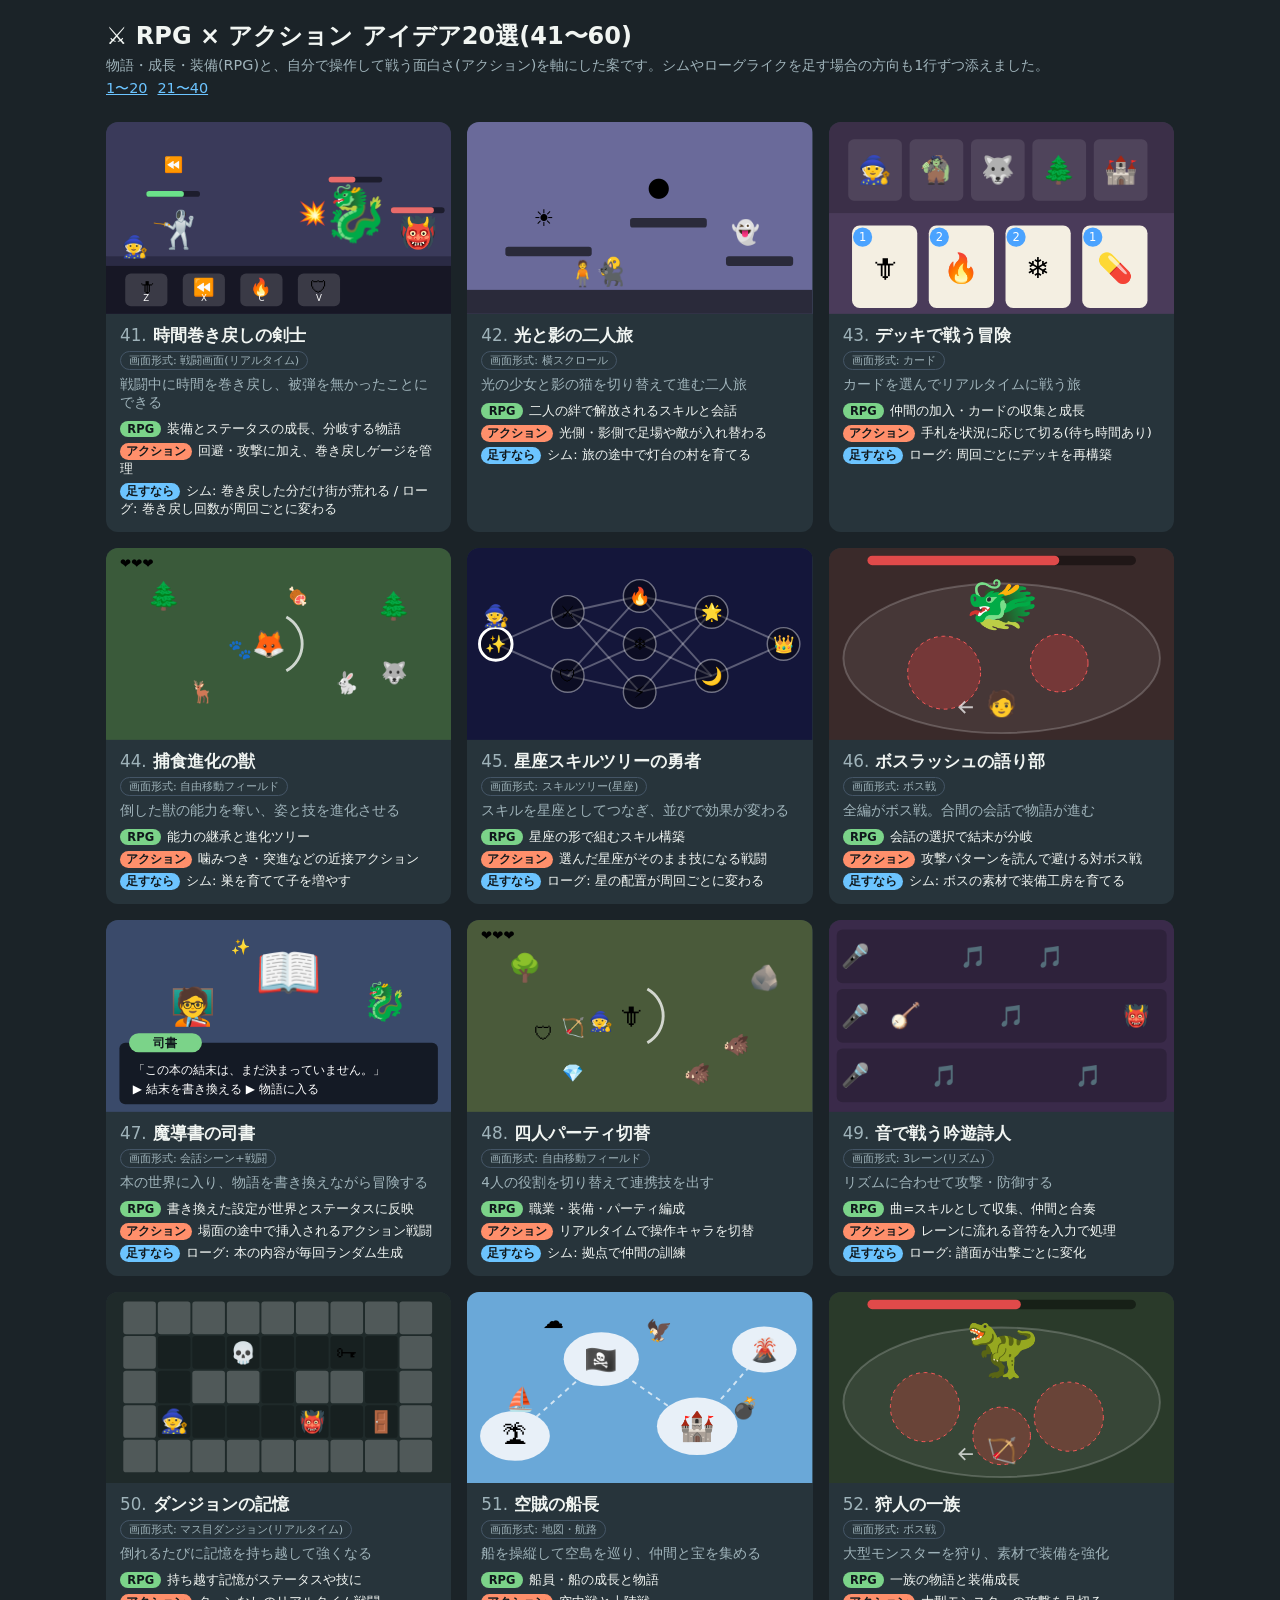
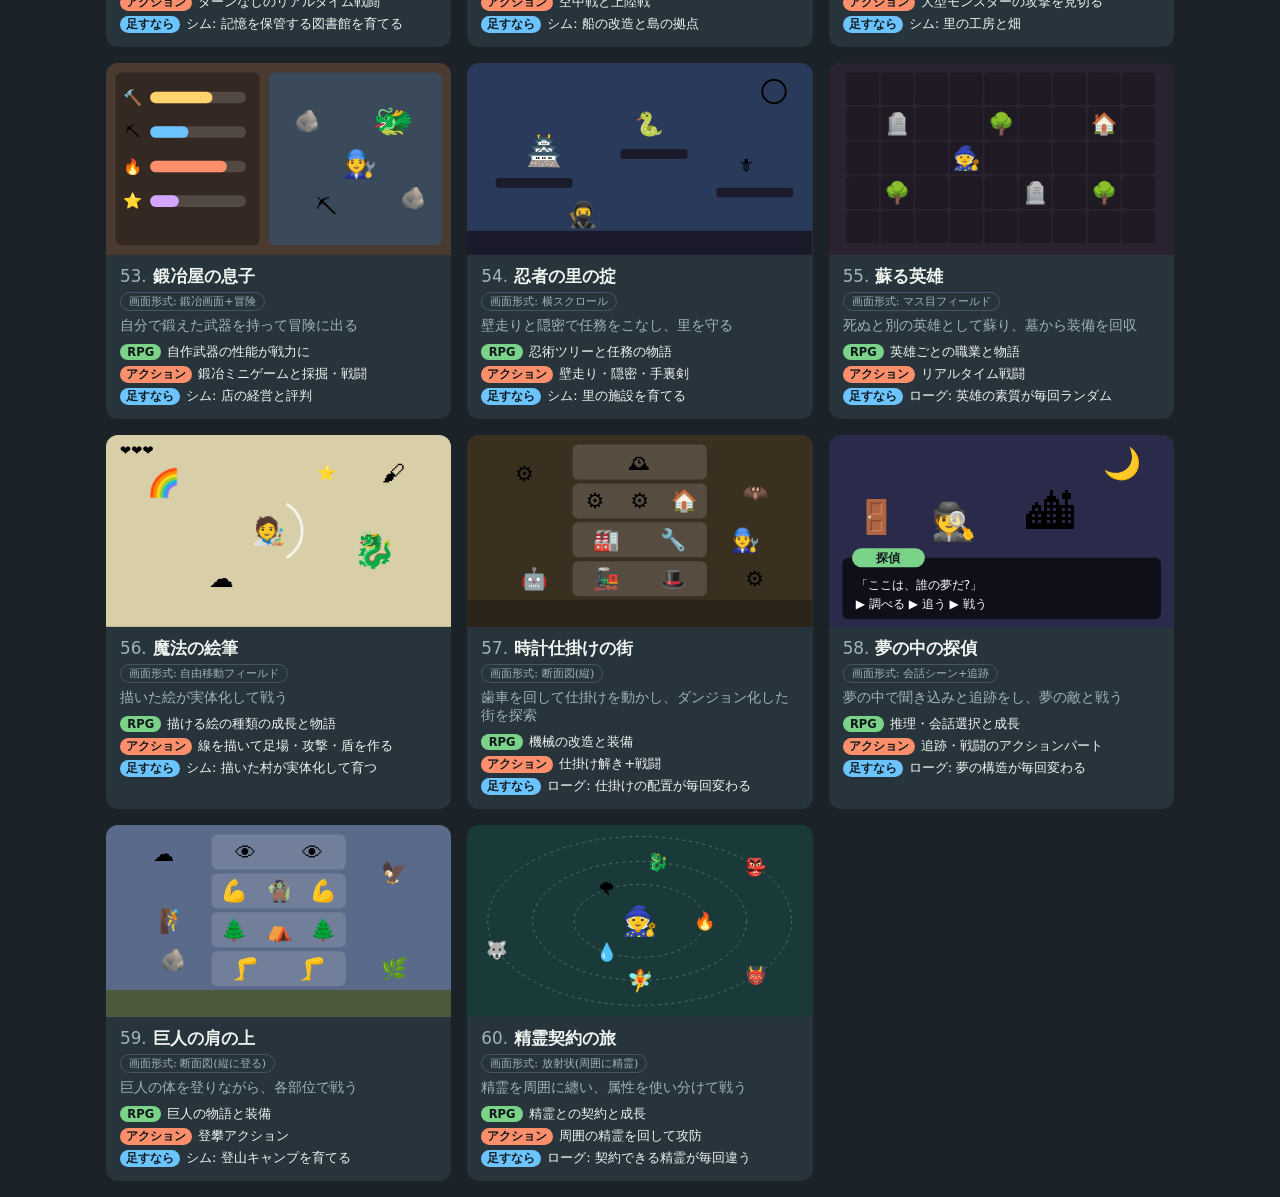
<file: ideas3.html>
<!doctype html>
<html lang="ja">
<head>
  <meta charset="utf-8">
  <meta name="viewport" content="width=device-width, initial-scale=1">
  <title>RPG×アクション アイデア41〜60</title>
  <style>
    :root { --bg:#1b2328; --card:#27343b; --text:#f1f5f2; --sub:#9fb3ba; --rpg:#7bd389; --act:#ff8f6b; --plus:#6cc4ff; }
    * { box-sizing:border-box; }
    body { margin:0; background:var(--bg); color:var(--text); font-family:system-ui,"Yu Gothic",sans-serif; }
    header { max-width:1100px; margin:0 auto; padding:20px 16px 4px; }
    h1 { margin:0 0 4px; font-size:1.5rem; }
    header p { margin:0 0 4px; color:var(--sub); font-size:.9rem; }
    header a { color:var(--plus); margin-right:10px; }
    #grid { max-width:1100px; margin:0 auto; padding:16px; display:grid; grid-template-columns:repeat(auto-fill,minmax(320px,1fr)); gap:16px; }
    .card { background:var(--card); border-radius:12px; overflow:hidden; display:flex; flex-direction:column; }
    svg { display:block; width:100%; height:auto; }
    .hero { animation:bob 1s ease-in-out infinite; }
    @keyframes bob { 0%,100% { transform:translateY(0); } 50% { transform:translateY(-4px); } }
    .body { padding:10px 14px 14px; }
    h2 { margin:0 0 2px; font-size:1.05rem; }
    h2 span { color:var(--sub); font-weight:400; margin-right:6px; }
    .form { display:inline-block; font-size:.7rem; color:var(--sub); border:1px solid #456; border-radius:99px; padding:1px 8px; margin:2px 0 6px; }
    .tag { margin:0 0 8px; color:var(--sub); font-size:.85rem; }
    ul { list-style:none; margin:0; padding:0; font-size:.82rem; display:grid; gap:4px; }
    li b { display:inline-block; min-width:3.6em; font-size:.72rem; padding:1px 6px; border-radius:99px; color:#10181c; margin-right:6px; text-align:center; }
    .r b { background:var(--rpg); } .a b { background:var(--act); } .p b { background:var(--plus); }
  </style>
</head>
<body>
  <header>
    <h1>⚔️ RPG × アクション アイデア20選(41〜60)</h1>
    <p>物語・成長・装備(RPG)と、自分で操作して戦う面白さ(アクション)を軸にした案です。シムやローグライクを足す場合の方向も1行ずつ添えました。</p>
    <p><a href="ideas.html">1〜20</a><a href="ideas2.html">21〜40</a></p>
  </header>
  <div id="grid"></div>

  <script>
    const W = 360, H = 200;
    const T = (x, y, e, s = 22, c = "") => `<text x="${x}" y="${y}" font-size="${s}" text-anchor="middle" dominant-baseline="central" class="${c}">${e}</text>`;
    const R = (x, y, w, h, f, o = 1, r = 6) => `<rect x="${x}" y="${y}" width="${w}" height="${h}" rx="${r}" fill="${f}" opacity="${o}"/>`;
    const hero = (x, y, e, s = 26) => T(x, y, e, s, "hero");
    const g = (s) => s.split("|").map((r) => r.trim().split(/\s+/));
    const hpBar = (x, y, w, pct, c = "#6be28a") => R(x - w / 2, y, w, 6, "rgba(0,0,0,.5)", 1, 3) + R(x - w / 2, y, w * pct, 6, c, 1, 3);

    const GEN = {
      // JRPG風の戦闘画面(ただしリアルタイム)
      battle: (p) => {
        let o = R(0, 0, W, H, p.bg, 1, 0) + R(0, 140, W, 60, p.ground, 1, 0);
        o += hero(70, 112, p.hero, 38) + hpBar(70, 72, 56, p.hp);
        (p.party || []).forEach((e, i) => (o += T(30 + i * 8, 130 + i * 4, e, 22)));
        p.foes.forEach(([e, x, y, s, hp]) => (o += T(x, y, e, s) + hpBar(x, y - s / 2 - 10, 56, hp, "#e86b6b")));
        (p.fx || []).forEach(([e, x, y, s]) => (o += T(x, y, e, s)));
        o += R(0, 150, W, 50, "rgba(0,0,0,.45)", 1, 0);
        p.skills.forEach(([e, k], i) => {
          o += R(20 + i * 60, 158, 44, 34, "rgba(255,255,255,.15)") + T(42 + i * 60, 172, e, 18);
          o += `<text x="${42 + i * 60}" y="187" font-size="9" fill="#fff" text-anchor="middle">${k}</text>`;
        });
        return o;
      },
      // 自由移動のフィールド + 仲間が後ろにつく
      field: (p) => {
        let o = R(0, 0, W, H, p.bg, 1, 0);
        p.items.forEach(([e, x, y, s]) => (o += T(x, y, e, s || 22)));
        (p.party || []).forEach((e, i) => (o += T(p.hx - 30 * (i + 1), p.hy + 6 * (i + 1), e, 20)));
        o += `<path d="M ${p.hx + 18} ${p.hy - 28} A 32 32 0 0 1 ${p.hx + 18} ${p.hy + 28}" fill="none" stroke="#fff" stroke-width="3" opacity=".75"/>`;
        o += T(32, 16, "❤❤❤", 14);
        return o + hero(p.hx, p.hy, p.hero, 28);
      },
      // ボス戦(攻撃予告つき)
      boss: (p) => {
        let o = R(0, 0, W, H, p.bg, 1, 0);
        o += `<ellipse cx="180" cy="115" rx="165" ry="78" fill="rgba(255,255,255,.06)" stroke="rgba(255,255,255,.2)" stroke-width="2"/>`;
        p.zones.forEach(([x, y, r]) => (o += `<circle cx="${x}" cy="${y}" r="${r}" fill="rgba(255,60,60,.25)" stroke="#ff5a5a" stroke-dasharray="4 4"/>`));
        o += R(40, 8, 280, 10, "rgba(0,0,0,.45)", 1, 5) + R(40, 8, p.bossHp, 10, "#e04a4a", 1, 5);
        o += hero(180, 58, p.boss, 62);
        return o + T(p.hx, p.hy, p.hero, 26) + `<path d="M ${p.hx - 30} ${p.hy + 4} l -14 0 m 6 -6 l -6 6 l 6 6" fill="none" stroke="#fff" stroke-width="2" opacity=".7"/>`;
      },
      // 会話シーン(ノベル+RPG)
      dialog: (p) => {
        let o = R(0, 0, W, H, p.bg, 1, 0);
        p.scene.forEach(([e, x, y, s]) => (o += T(x, y, e, s || 24)));
        o += hero(p.hx, p.hy, p.hero, 38);
        o += R(14, 128, 332, 64, "rgba(0,0,0,.65)") + R(24, 118, 76, 20, "#7bd389", 1, 10);
        o += `<text x="62" y="128" font-size="12" fill="#10181c" text-anchor="middle" dominant-baseline="central" font-weight="700">${p.name}</text>`;
        p.text.forEach((t, i) => (o += `<text x="28" y="${156 + i * 20}" font-size="12.5" fill="#fff" dominant-baseline="central">${t}</text>`));
        return o;
      },
      // マス目のダンジョン
      tiles: (p) => {
        let o = R(0, 0, W, H, p.bg, 1, 0);
        p.rows.forEach((row, r) => row.forEach((t, c) => {
          const x = 18 + c * 36, y = 10 + r * 36;
          if (t === "#") o += R(x, y, 34, 34, "rgba(255,255,255,.22)", 1, 3);
          else { o += R(x, y, 34, 34, "rgba(0,0,0,.25)", 1, 3); if (t === "H") o += hero(x + 17, y + 17, p.hero, 24); else if (t !== ".") o += T(x + 17, y + 17, t, 22); }
        }));
        return o;
      },
      nodes: (p) => {
        let o = R(0, 0, W, H, p.bg, 1, 0);
        const pts = p.cols.map((c, i) => c.map((e, j) => [30 + i * 75, ((j + 1) * H) / (c.length + 1), e]));
        pts.forEach((c, i) => { if (i < pts.length - 1) c.forEach((a) => pts[i + 1].forEach((b) => (o += `<line x1="${a[0]}" y1="${a[1]}" x2="${b[0]}" y2="${b[1]}" stroke="rgba(255,255,255,.3)" stroke-width="2"/>`))); });
        pts.forEach((c, i) => c.forEach((a) => { o += `<circle cx="${a[0]}" cy="${a[1]}" r="17" fill="rgba(0,0,0,.4)" stroke="${i === 0 ? "#fff" : "rgba(255,255,255,.4)"}" stroke-width="${i === 0 ? 3 : 1.5}"/>` + T(a[0], a[1], a[2], 18); }));
        return o + hero(30, pts[0][0][1] - 30, p.hero, 22);
      },
      orbit: (p) => {
        const cx = 180, cy = 100, RR = [38, 62, 88];
        let o = R(0, 0, W, H, p.bg, 1, 0);
        RR.forEach((r) => (o += `<ellipse cx="${cx}" cy="${cy}" rx="${r * 1.8}" ry="${r}" fill="none" stroke="rgba(255,255,255,.25)" stroke-dasharray="3 4"/>`));
        o += T(cx, cy, p.center, 30);
        const pos = (ring, a) => [cx + RR[ring] * 1.8 * Math.cos((a * Math.PI) / 180), cy + RR[ring] * Math.sin((a * Math.PI) / 180)];
        [...p.items, ...p.foes].forEach(([e, ring, a]) => { const [x, y] = pos(ring, a); o += T(x, y, e, 18); });
        const [hx, hy] = pos(p.hr, p.ha);
        return o + hero(hx, hy, p.hero, 22);
      },
      lanes: (p) => {
        let o = R(0, 0, W, H, p.bg, 1, 0);
        [0, 1, 2].forEach((i) => { o += R(8, 10 + i * 62, W - 16, 56, "rgba(0,0,0,.2)") + T(28, 38 + i * 62, p.base, 24); });
        p.items.forEach(([e, l, x]) => (o += T(x, 38 + l * 62, e, 22)));
        return o + hero(p.hx, 38 + p.hl * 62, p.hero);
      },
      cards: (p) => {
        let o = R(0, 0, W, H, p.bg, 1, 0) + R(0, 0, W, 95, "rgba(0,0,0,.2)", 1, 0);
        p.board.forEach((e, i) => { o += R(20 + i * 64, 18, 56, 64, "rgba(255,255,255,.1)"); o += i === 0 ? hero(48, 50, e, 28) : T(48 + i * 64, 50, e, 28); });
        p.cards.forEach(([e, c], i) => {
          const x = 24 + i * 80;
          o += R(x, 108, 68, 86, "#f4efe2", 1, 8) + T(x + 34, 152, e, 30);
          o += `<circle cx="${x + 11}" cy="120" r="10" fill="#4aa3ff"/><text x="${x + 11}" y="120" font-size="12" fill="#fff" text-anchor="middle" dominant-baseline="central">${c}</text>`;
        });
        return o;
      },
      platform: (p) => {
        let o = R(0, 0, W, H, p.bg, 1, 0) + R(0, 175, W, 25, p.ground, 1, 0);
        p.plats.forEach(([x, y, w]) => (o += R(x, y, w, 10, p.ground, 1, 3)));
        p.items.forEach(([e, x, y, s]) => (o += T(x, y, e, s || 24)));
        return o + hero(p.hx, p.hy, p.hero, 26);
      },
      map: (p) => {
        let o = R(0, 0, W, H, p.bg, 1, 0);
        o += `<polyline points="${p.isles.map((q) => q[0] + "," + q[1]).join(" ")}" fill="none" stroke="rgba(255,255,255,.7)" stroke-width="2" stroke-dasharray="5 5"/>`;
        p.isles.forEach(([x, y, r, e]) => (o += `<ellipse cx="${x}" cy="${y}" rx="${r * 1.4}" ry="${r}" fill="${p.land}"/>` + T(x, y, e, r)));
        return o + hero(p.isles[0][0] + 6, p.isles[0][1] - p.isles[0][2] - 12, p.hero, 24);
      },
      split: (p) => {
        let o = R(0, 0, W, H, p.bg, 1, 0) + R(10, 10, 150, 180, "rgba(0,0,0,.3)") + R(170, 10, 180, 180, p.panel);
        p.bars.forEach(([e, pct, c], i) => { const y = 36 + i * 36; o += T(28, y, e, 16) + R(46, y - 6, 100, 12, "rgba(255,255,255,.15)", 1, 6) + R(46, y - 6, pct, 12, c, 1, 6); });
        p.scene.forEach(([e, x, y, s]) => (o += T(x, y, e, s || 22)));
        return o + hero(p.hx, p.hy, p.hero, 28);
      },
      tower: (p) => {
        let o = R(0, 0, W, H, p.bg, 1, 0) + R(0, 172, W, 28, p.ground, 1, 0);
        const n = p.floors.length, h = (170 - 8) / n;
        p.floors.forEach((row, i) => {
          const y = 8 + i * h;
          o += R(110, y + 2, 140, h - 4, "rgba(255,255,255,.14)");
          row.forEach((e, j) => (o += T(110 + (140 * (j + 0.5)) / row.length, y + h / 2, e, Math.min(22, h - 12))));
        });
        p.side.forEach(([e, x, y]) => (o += T(x, y, e, 22)));
        return o + hero(p.hx, p.hy, p.hero, 24);
      },
    };

    const IDEAS = [
      { n:"時間巻き戻しの剣士", form:"戦闘画面(リアルタイム)", type:"battle", hero:"🤺", tag:"戦闘中に時間を巻き戻し、被弾を無かったことにできる",
        rpg:"装備とステータスの成長、分岐する物語", act:"回避・攻撃に加え、巻き戻しゲージを管理", plus:"シム: 巻き戻した分だけ街が荒れる / ローグ: 巻き戻し回数が周回ごとに変わる",
        p:{ bg:"#3a3a5a", ground:"#2a2a44", hp:.7, party:["🧙"], foes:[["🐉",260,95,56,.5],["👹",325,115,32,.8]], fx:[["💥",215,95,24],["⏪",70,45,16]], skills:[["🗡","Z"],["⏪","X"],["🔥","C"],["🛡","V"]] } },
      { n:"光と影の二人旅", form:"横スクロール", type:"platform", hero:"🧍", tag:"光の少女と影の猫を切り替えて進む二人旅",
        rpg:"二人の絆で解放されるスキルと会話", act:"光側・影側で足場や敵が入れ替わる", plus:"シム: 旅の途中で灯台の村を育てる",
        p:{ bg:"#6a6a9a", ground:"#2a2a3a", plats:[[40,130,90],[170,100,80],[270,140,70]], items:[["☀",80,100],["🌑",200,70],["👻",290,115],["🔑",150,150,18],["🐈‍⬛",150,158]], hx:120, hy:158 } },
      { n:"デッキで戦う冒険", form:"カード", type:"cards", hero:"🧙", tag:"カードを選んでリアルタイムに戦う旅",
        rpg:"仲間の加入・カードの収集と成長", act:"手札を状況に応じて切る(待ち時間あり)", plus:"ローグ: 周回ごとにデッキを再構築",
        p:{ bg:"#4a3b5a", board:["🧙","🧌","🐺","🌲","🏰"], cards:[["🗡","1"],["🔥","2"],["❄","2"],["💊","1"]] } },
      { n:"捕食進化の獣", form:"自由移動フィールド", type:"field", hero:"🦊", tag:"倒した獣の能力を奪い、姿と技を進化させる",
        rpg:"能力の継承と進化ツリー", act:"噛みつき・突進などの近接アクション", plus:"シム: 巣を育てて子を増やす",
        p:{ bg:"#3a5a3a", items:[["🌲",60,50,28],["🌲",300,60,28],["🐇",250,140],["🦌",100,150],["🍖",200,50,18],["🐺",300,130]], party:["🐾"], hx:170, hy:100 } },
      { n:"星座スキルツリーの勇者", form:"スキルツリー(星座)", type:"nodes", hero:"🧙", tag:"スキルを星座としてつなぎ、並びで効果が変わる",
        rpg:"星座の形で組むスキル構築", act:"選んだ星座がそのまま技になる戦闘", plus:"ローグ: 星の配置が周回ごとに変わる",
        p:{ bg:"#14163a", cols:[["✨"],["⚔","🛡"],["🔥","❄","⚡"],["🌟","🌙"],["👑"]] } },
      { n:"ボスラッシュの語り部", form:"ボス戦", type:"boss", hero:"🧑", tag:"全編がボス戦。合間の会話で物語が進む",
        rpg:"会話の選択で結末が分岐", act:"攻撃パターンを読んで避ける対ボス戦", plus:"シム: ボスの素材で装備工房を育てる",
        p:{ bg:"#3a2a2a", boss:"🐲", bossHp:200, zones:[[120,130,38],[240,120,30]], hx:180, hy:162 } },
      { n:"魔導書の司書", form:"会話シーン+戦闘", type:"dialog", hero:"🧑‍🏫", tag:"本の世界に入り、物語を書き換えながら冒険する",
        rpg:"書き換えた設定が世界とステータスに反映", act:"場面の途中で挿入されるアクション戦闘", plus:"ローグ: 本の内容が毎回ランダム生成",
        p:{ bg:"#3a4a6a", name:"司書", text:["「この本の結末は、まだ決まっていません。」","▶ 結末を書き換える    ▶ 物語に入る"], scene:[["📖",190,55,56],["🐉",290,85,38],["✨",140,28,16]], hx:90, hy:90 } },
      { n:"四人パーティ切替", form:"自由移動フィールド", type:"field", hero:"🗡", tag:"4人の役割を切り替えて連携技を出す",
        rpg:"職業・装備・パーティ編成", act:"リアルタイムで操作キャラを切替", plus:"シム: 拠点で仲間の訓練",
        p:{ bg:"#4a5a3a", items:[["🌳",60,50,28],["🪨",310,60,26],["🐗",280,130],["🐗",240,160],["💎",110,160,18]], party:["🧙","🏹","🛡"], hx:170, hy:100 } },
      { n:"音で戦う吟遊詩人", form:"3レーン(リズム)", type:"lanes", hero:"🪕", tag:"リズムに合わせて攻撃・防御する",
        rpg:"曲=スキルとして収集、仲間と合奏", act:"レーンに流れる音符を入力で処理", plus:"ローグ: 譜面が出撃ごとに変化",
        p:{ bg:"#3a2a4a", base:"🎤", items:[["🎵",0,150],["🎵",0,230],["🎵",1,190],["🎵",2,120],["🎵",2,270],["👹",1,320]], hx:80, hl:1 } },
      { n:"ダンジョンの記憶", form:"マス目ダンジョン(リアルタイム)", type:"tiles", hero:"🧙", tag:"倒れるたびに記憶を持ち越して強くなる",
        rpg:"持ち越す記憶がステータスや技に", act:"ターンなしのリアルタイム戦闘", plus:"シム: 記憶を保管する図書館を育てる",
        p:{ bg:"#1f2a2a", rows:g("# # # # # # # # #|# . . 💀 . . 🗝 . #|# . # # . # # . #|# H . . . 👹 . 🚪 #|# # # # # # # # #") } },
      { n:"空賊の船長", form:"地図・航路", type:"map", hero:"⛵", tag:"船を操縦して空島を巡り、仲間と宝を集める",
        rpg:"船員・船の成長と物語", act:"空中戦と上陸戦", plus:"シム: 船の改造と島の拠点",
        p:{ bg:"#6aa8d8", land:"#e8f0f8", isles:[[50,150,26,"🏝"],[140,70,28,"🏴‍☠️"],[240,140,30,"🏰"],[310,60,24,"🌋"]], deco:[["☁",90,30],["🦅",200,40],["💣",290,120]] } },
      { n:"狩人の一族", form:"ボス戦", type:"boss", hero:"🏹", tag:"大型モンスターを狩り、素材で装備を強化",
        rpg:"一族の物語と装備成長", act:"大型モンスターの攻撃を見切る", plus:"シム: 里の工房と畑",
        p:{ bg:"#2a3a2a", boss:"🦖", bossHp:160, zones:[[100,120,36],[250,130,36],[180,150,30]], hx:180, hy:165 } },
      { n:"鍛冶屋の息子", form:"鍛冶画面+冒険", type:"split", hero:"🧑‍🔧", tag:"自分で鍛えた武器を持って冒険に出る",
        rpg:"自作武器の性能が戦力に", act:"鍛冶ミニゲームと採掘・戦闘", plus:"シム: 店の経営と評判",
        p:{ bg:"#4a3a30", panel:"#3a4a5a", bars:[["🔨",65,"#ffd36b"],["⛏",40,"#6cc4ff"],["🔥",80,"#ff8f6b"],["⭐",30,"#d3a6ff"]], scene:[["🪨",210,60],["🪨",320,140],["🐲",300,60,34],["⛏",230,150]], hx:265, hy:105 } },
      { n:"忍者の里の掟", form:"横スクロール", type:"platform", hero:"🥷", tag:"壁走りと隠密で任務をこなし、里を守る",
        rpg:"忍術ツリーと任務の物語", act:"壁走り・隠密・手裏剣", plus:"シム: 里の施設を育てる",
        p:{ bg:"#2a3a5a", ground:"#1a1a2a", plats:[[30,120,80],[160,90,70],[260,130,80]], items:[["🏯",80,92,30],["🐍",190,64],["🌕",320,30,30],["🗡",290,106,18]], hx:120, hy:158 } },
      { n:"蘇る英雄", form:"マス目フィールド", type:"tiles", hero:"🧙", tag:"死ぬと別の英雄として蘇り、墓から装備を回収",
        rpg:"英雄ごとの職業と物語", act:"リアルタイム戦闘", plus:"ローグ: 英雄の素質が毎回ランダム",
        p:{ bg:"#2a2230", rows:g(". . . . . . . . .|. 🪦 . . 🌳 . . 🏠 .|. . . H . . . . .|. 🌳 . . . 🪦 . 🌳 .|. . . . . . . . .") } },
      { n:"魔法の絵筆", form:"自由移動フィールド", type:"field", hero:"🧑‍🎨", tag:"描いた絵が実体化して戦う",
        rpg:"描ける絵の種類の成長と物語", act:"線を描いて足場・攻撃・盾を作る", plus:"シム: 描いた村が実体化して育つ",
        p:{ bg:"#d8cfa8", items:[["🖌",300,40,24],["🌈",60,50,28],["🐉",280,120,36],["☁",120,150,26],["⭐",230,40,16]], hx:170, hy:100 } },
      { n:"時計仕掛けの街", form:"断面図(縦)", type:"tower", hero:"🧑‍🔧", tag:"歯車を回して仕掛けを動かし、ダンジョン化した街を探索",
        rpg:"機械の改造と装備", act:"仕掛け解き+戦闘", plus:"ローグ: 仕掛けの配置が毎回変わる",
        p:{ bg:"#3a3020", ground:"#2a2418", floors:[["🕰"],["⚙","⚙","🏠"],["🏭","🔧"],["🚂","🎩"]], side:[["⚙",60,40],["🦇",300,60],["🤖",70,150],["⚙",300,150]], hx:290, hy:110 } },
      { n:"夢の中の探偵", form:"会話シーン+追跡", type:"dialog", hero:"🕵️", tag:"夢の中で聞き込みと追跡をし、夢の敵と戦う",
        rpg:"推理・会話選択と成長", act:"追跡・戦闘のアクションパート", plus:"ローグ: 夢の構造が毎回変わる",
        p:{ bg:"#2a2a4a", name:"探偵", text:["「ここは、誰の夢だ?」","▶ 調べる    ▶ 追う    ▶ 戦う"], scene:[["🌙",305,30,32],["🏙",230,80,50],["🚪",50,85,34]], hx:130, hy:90 } },
      { n:"巨人の肩の上", form:"断面図(縦に登る)", type:"tower", hero:"🧗", tag:"巨人の体を登りながら、各部位で戦う",
        rpg:"巨人の物語と装備", act:"登攀アクション", plus:"シム: 登山キャンプを育てる",
        p:{ bg:"#5a6a8a", ground:"#4a5a3a", floors:[["👁","👁"],["💪","🧌","💪"],["🌲","⛺","🌲"],["🦵","🦵"]], side:[["☁",60,30],["🦅",300,50],["🪨",70,140],["🌿",300,150]], hx:70, hy:100 } },
      { n:"精霊契約の旅", form:"放射状(周囲に精霊)", type:"orbit", hero:"🧚", tag:"精霊を周囲に纏い、属性を使い分けて戦う",
        rpg:"精霊との契約と成長", act:"周囲の精霊を回して攻防", plus:"ローグ: 契約できる精霊が毎回違う",
        p:{ bg:"#1a3a3a", center:"🧙", items:[["🔥",0,0],["💧",0,120],["🌪",0,240]], foes:[["👹",2,40],["🐺",2,160],["🐉",1,280],["👺",2,320]], hr:1, ha:90 } },
    ];

    const root = document.getElementById("grid");
    IDEAS.forEach((d, i) => {
      const p = { ...d.p, hero: d.hero };
      let svg = GEN[d.type](p);
      (d.p.deco || []).forEach(([e, x, y, s]) => (svg += T(x, y, e, s || 22)));
      const card = document.createElement("article");
      card.className = "card";
      card.innerHTML = `
        <svg viewBox="0 0 ${W} ${H}" role="img" aria-label="${d.n}のプレビュー">${svg}</svg>
        <div class="body">
          <h2><span>${i + 41}.</span>${d.n}</h2>
          <span class="form">画面形式: ${d.form}</span>
          <p class="tag">${d.tag}</p>
          <ul>
            <li class="r"><b>RPG</b>${d.rpg}</li>
            <li class="a"><b>アクション</b>${d.act}</li>
            <li class="p"><b>足すなら</b>${d.plus}</li>
          </ul>
        </div>`;
      root.appendChild(card);
    });
  </script>
</body>
</html>
</file>
<file: style.css>
:root { --bg:#161d21; --panel:#27343b; --accent:#7bd389; --text:#f1f5f2; }
* { box-sizing:border-box; }
body { margin:0; background:var(--bg); color:var(--text); font-family:system-ui,"Yu Gothic",sans-serif; }
main { max-width:960px; margin:0 auto; padding:12px; }
#stage { position:relative; width:100%; aspect-ratio:960/600; border-radius:10px; overflow:hidden; background:#000; }
canvas { width:100%; height:100%; display:block; cursor:crosshair; }
#overlay { position:absolute; inset:0; display:none; flex-direction:column; align-items:center; justify-content:center; gap:12px; background:rgba(10,14,16,.78); text-align:center; padding:16px; }
#overlay.show { display:flex; }
#overlay h1 { margin:0; font-size:clamp(1.4rem,4vw,2.2rem); }
#overlay p { margin:0; max-width:640px; line-height:1.6; font-size:clamp(.8rem,1.8vw,1rem); opacity:.9; }
#overlay .row { display:flex; gap:10px; flex-wrap:wrap; justify-content:center; }
button { background:var(--panel); color:var(--text); border:2px solid #456; border-radius:10px; padding:10px 16px; font:inherit; cursor:pointer; }
button:hover { border-color:var(--accent); }
button.primary { background:var(--accent); color:#10181c; border-color:var(--accent); font-weight:700; }
#help { font-size:.8rem; opacity:.7; }
</file>
<file: village-sim/style.css>
:root { --bg:#1e2a2f; --panel:#2b3b42; --accent:#7bd389; --text:#f1f5f2; --tile:#4b7f52; }
* { box-sizing: border-box; }
body { margin:0; background:var(--bg); color:var(--text); font-family:system-ui,"Yu Gothic",sans-serif; }
main { max-width:640px; margin:0 auto; padding:16px; }
h1 { font-size:1.4rem; margin:0 0 12px; }
#stats { display:flex; flex-wrap:wrap; gap:8px 16px; background:var(--panel); padding:10px 14px; border-radius:8px; }
#toolbar { display:flex; flex-wrap:wrap; gap:8px; margin-top:12px; }
button { background:var(--panel); color:var(--text); border:2px solid transparent; border-radius:8px; padding:8px 10px; cursor:pointer; font:inherit; }
button:hover { border-color:#456; }
button.active { border-color:var(--accent); }
button small { display:block; opacity:.7; font-size:.7rem; }
#hint { font-size:.8rem; opacity:.7; margin:8px 0; }
#grid { display:grid; grid-template-columns:repeat(10,1fr); gap:3px; user-select:none; }
.tile { aspect-ratio:1; background:var(--tile); border-radius:4px; font-size:1.5rem; display:flex; align-items:center; justify-content:center; cursor:pointer; }
.tile:hover { filter:brightness(1.2); }
#controls { display:flex; gap:8px; margin-top:12px; }
#message { min-height:1.4em; color:var(--accent); }
</file>
